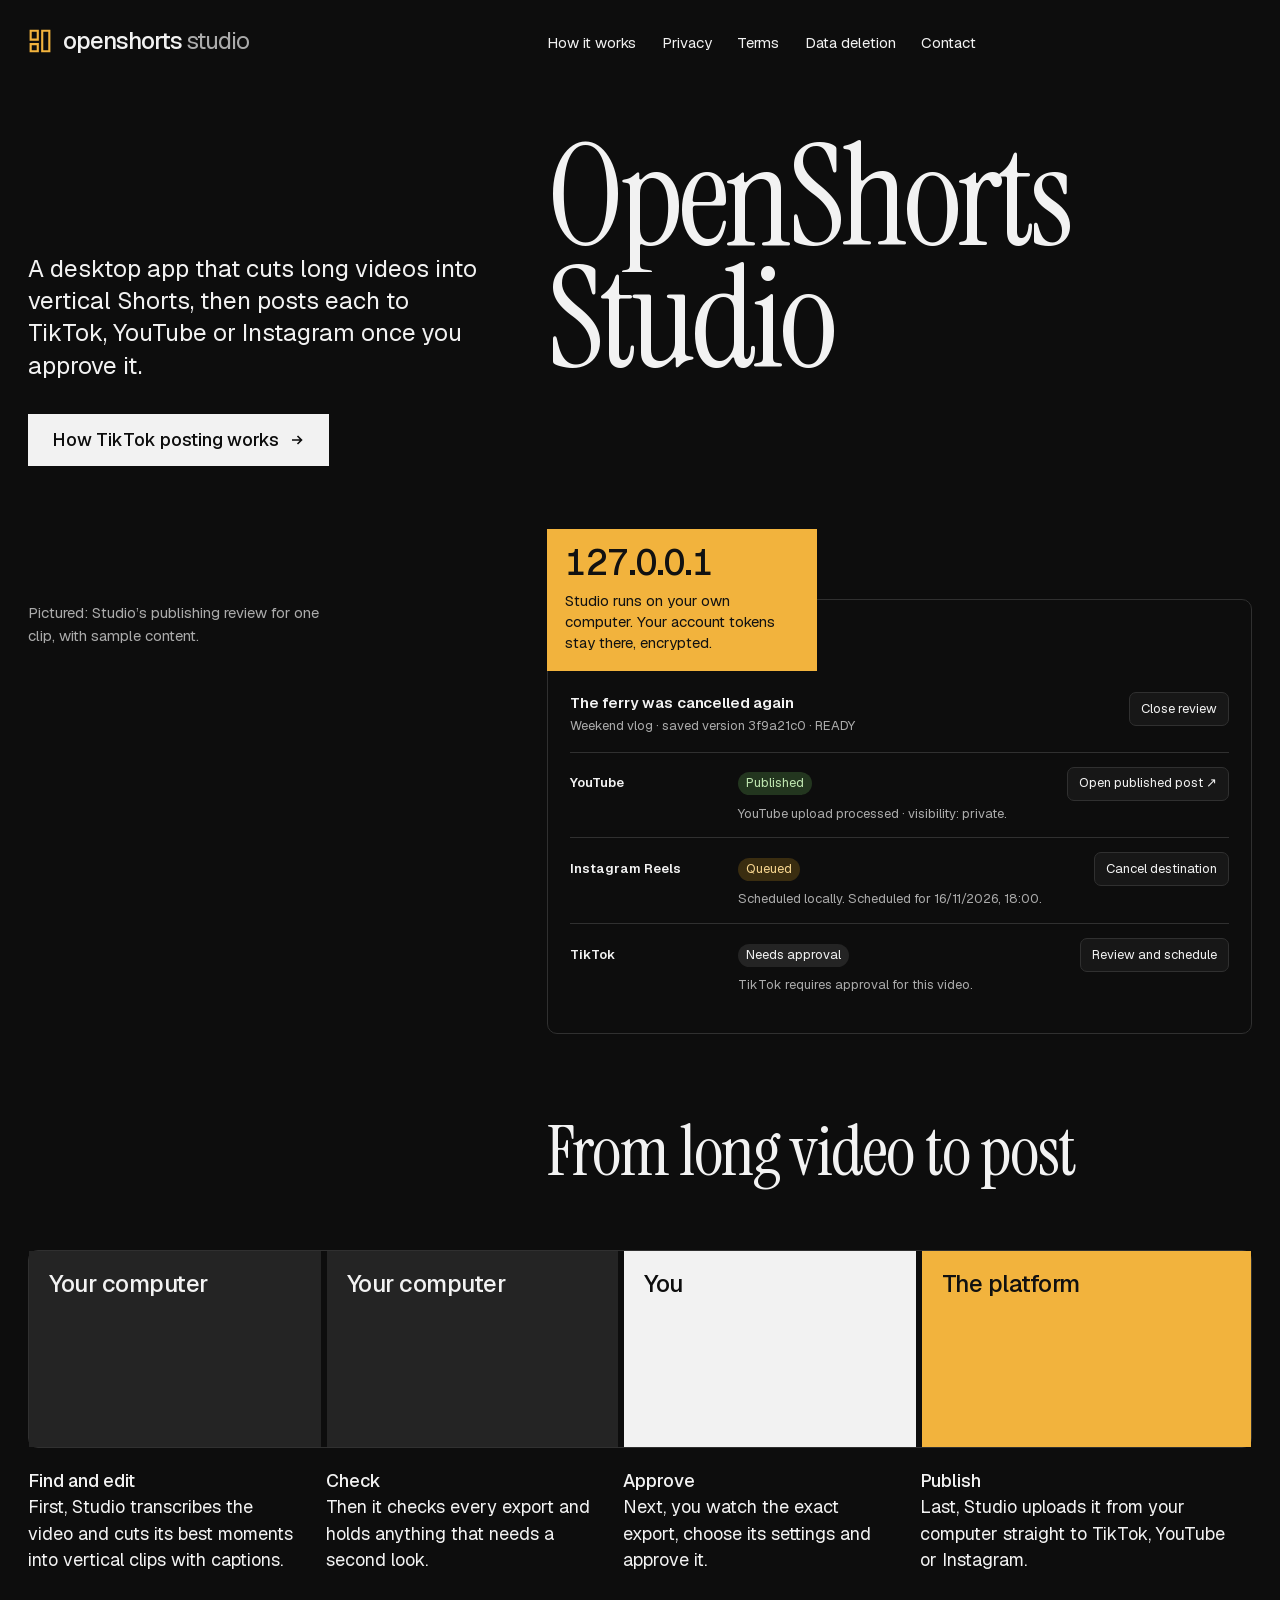
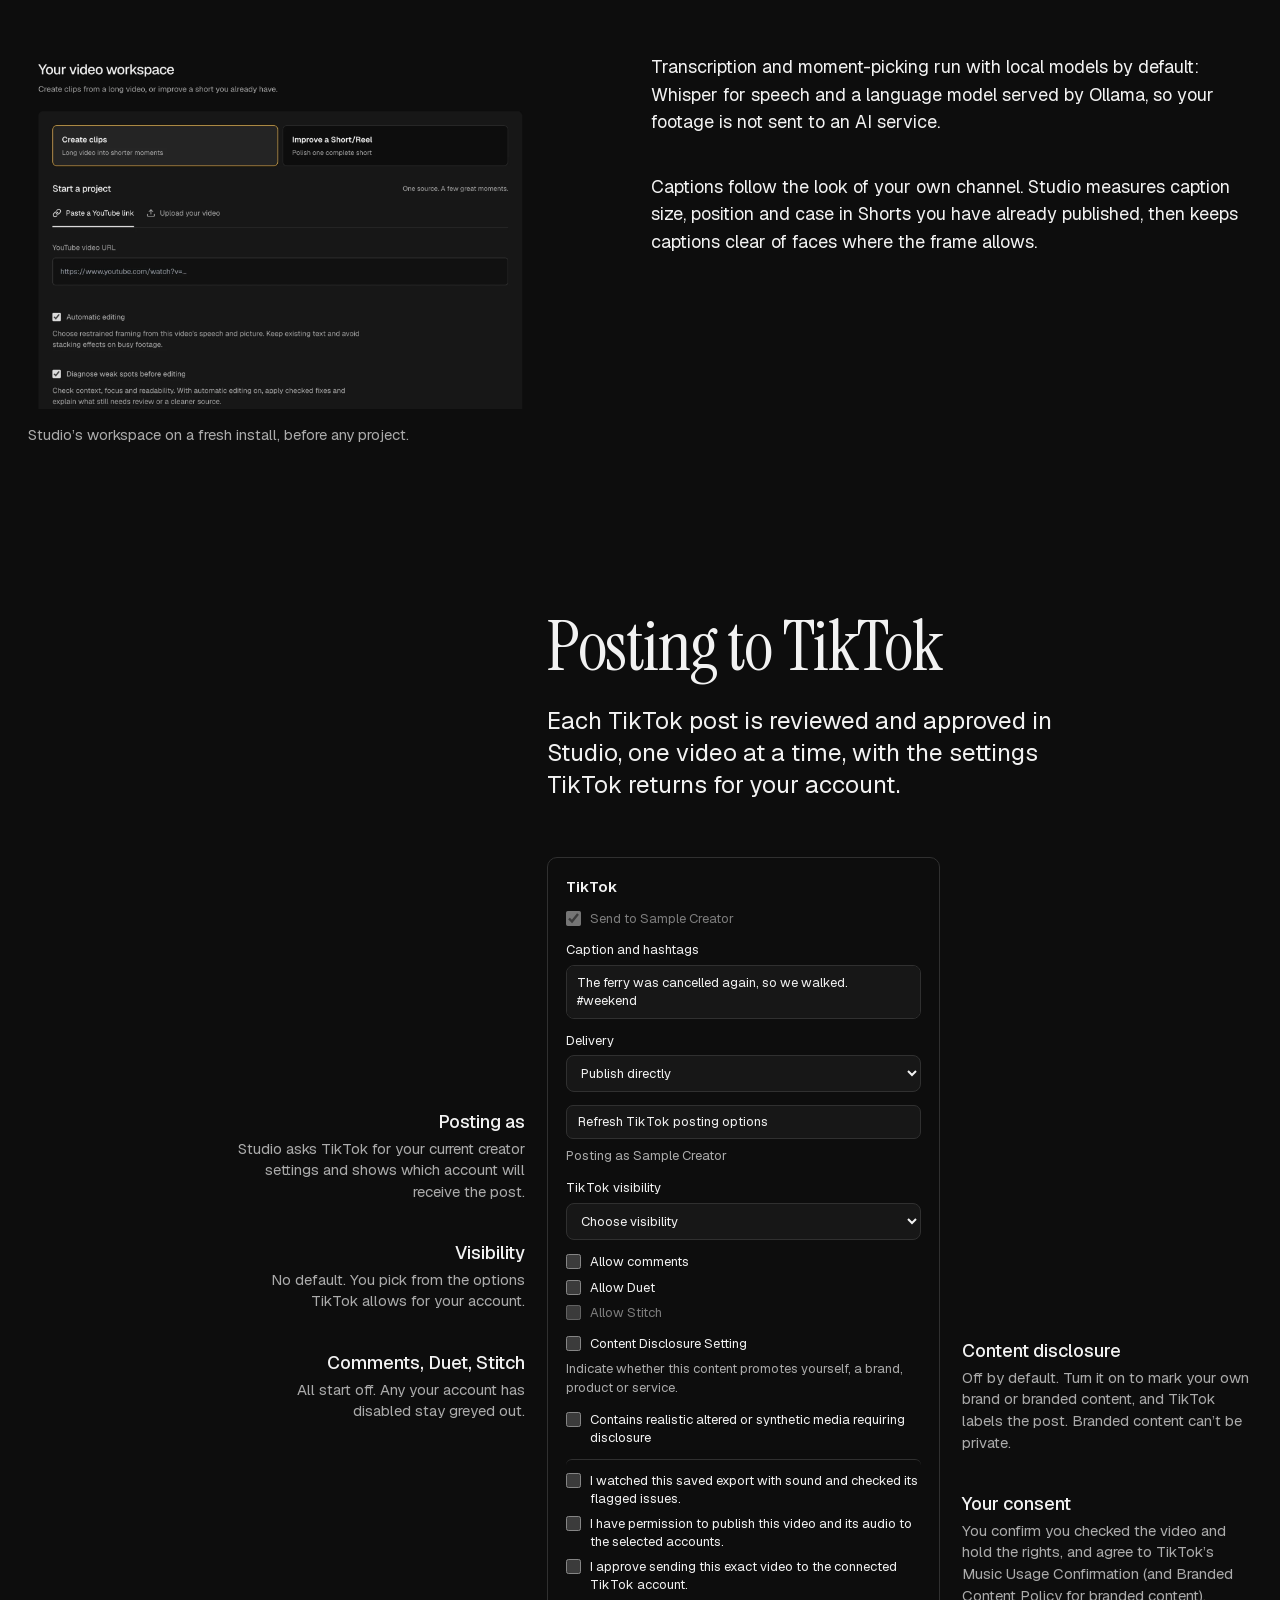
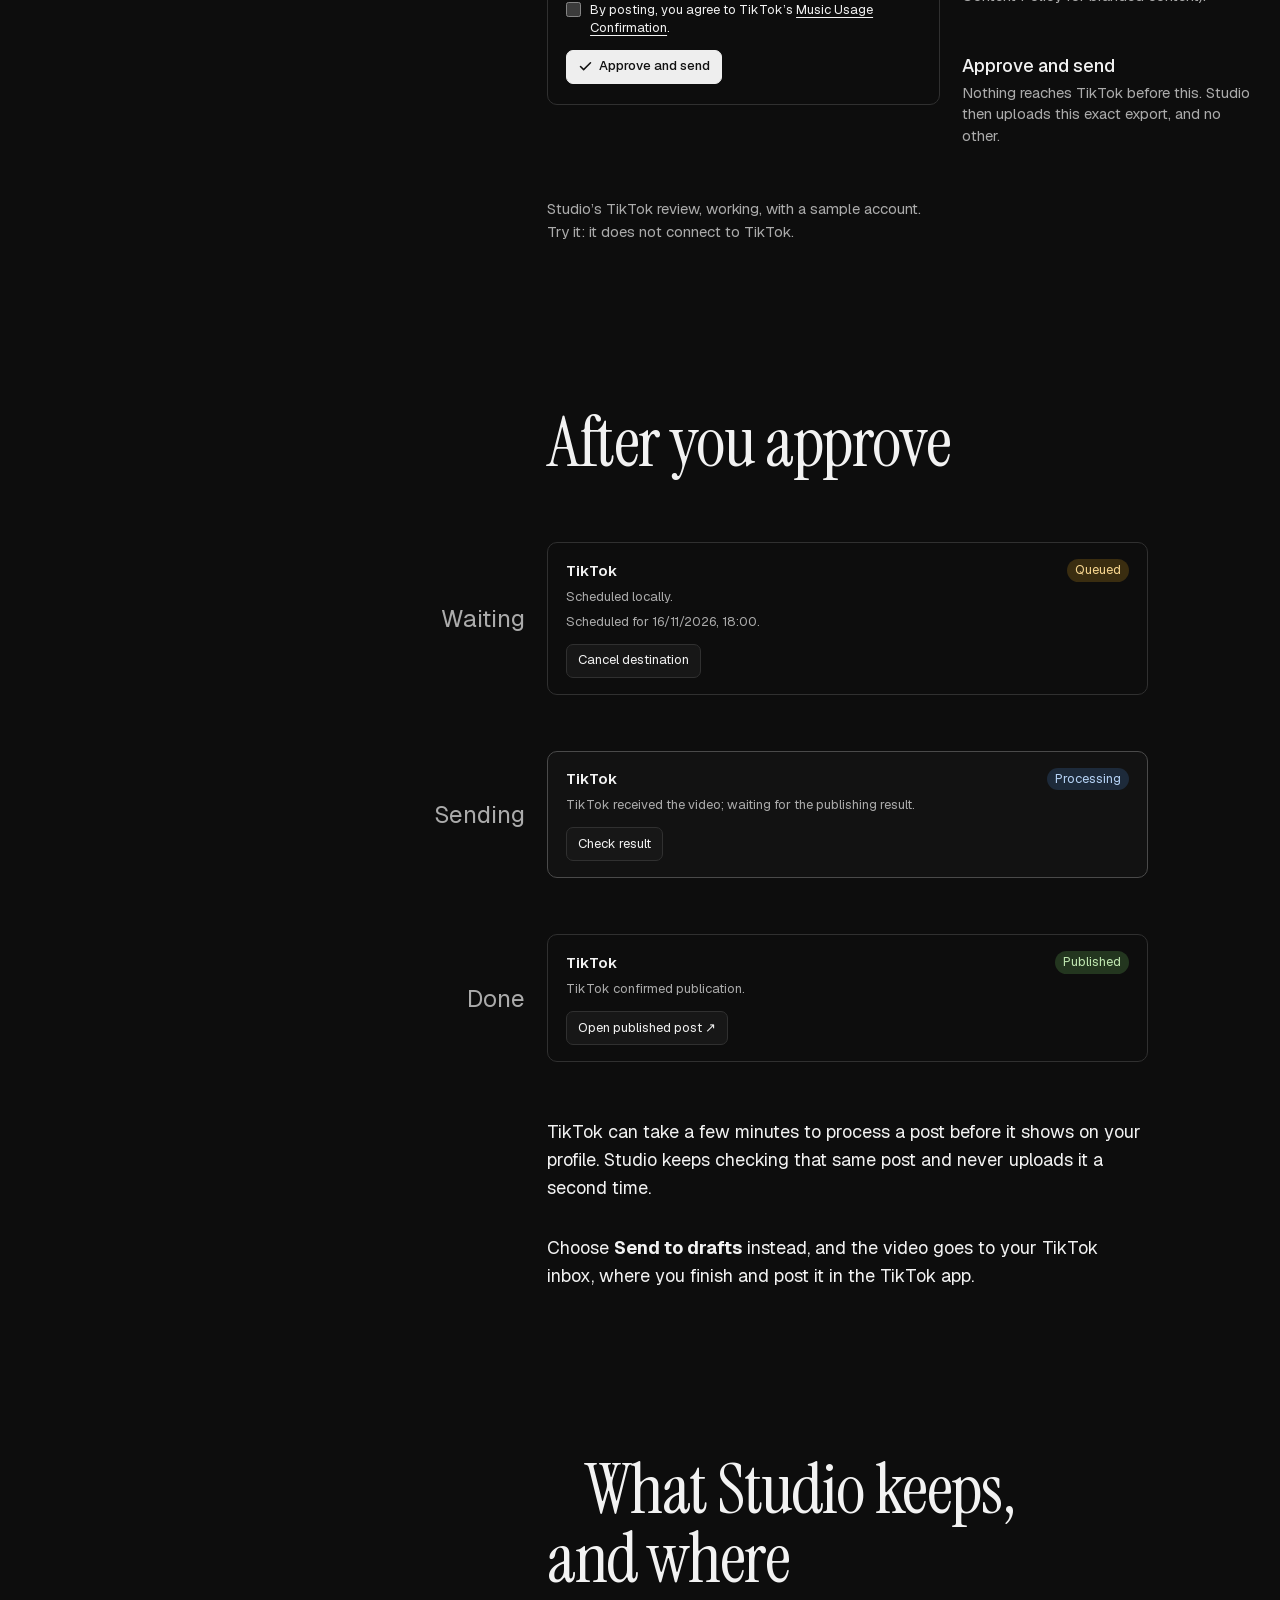
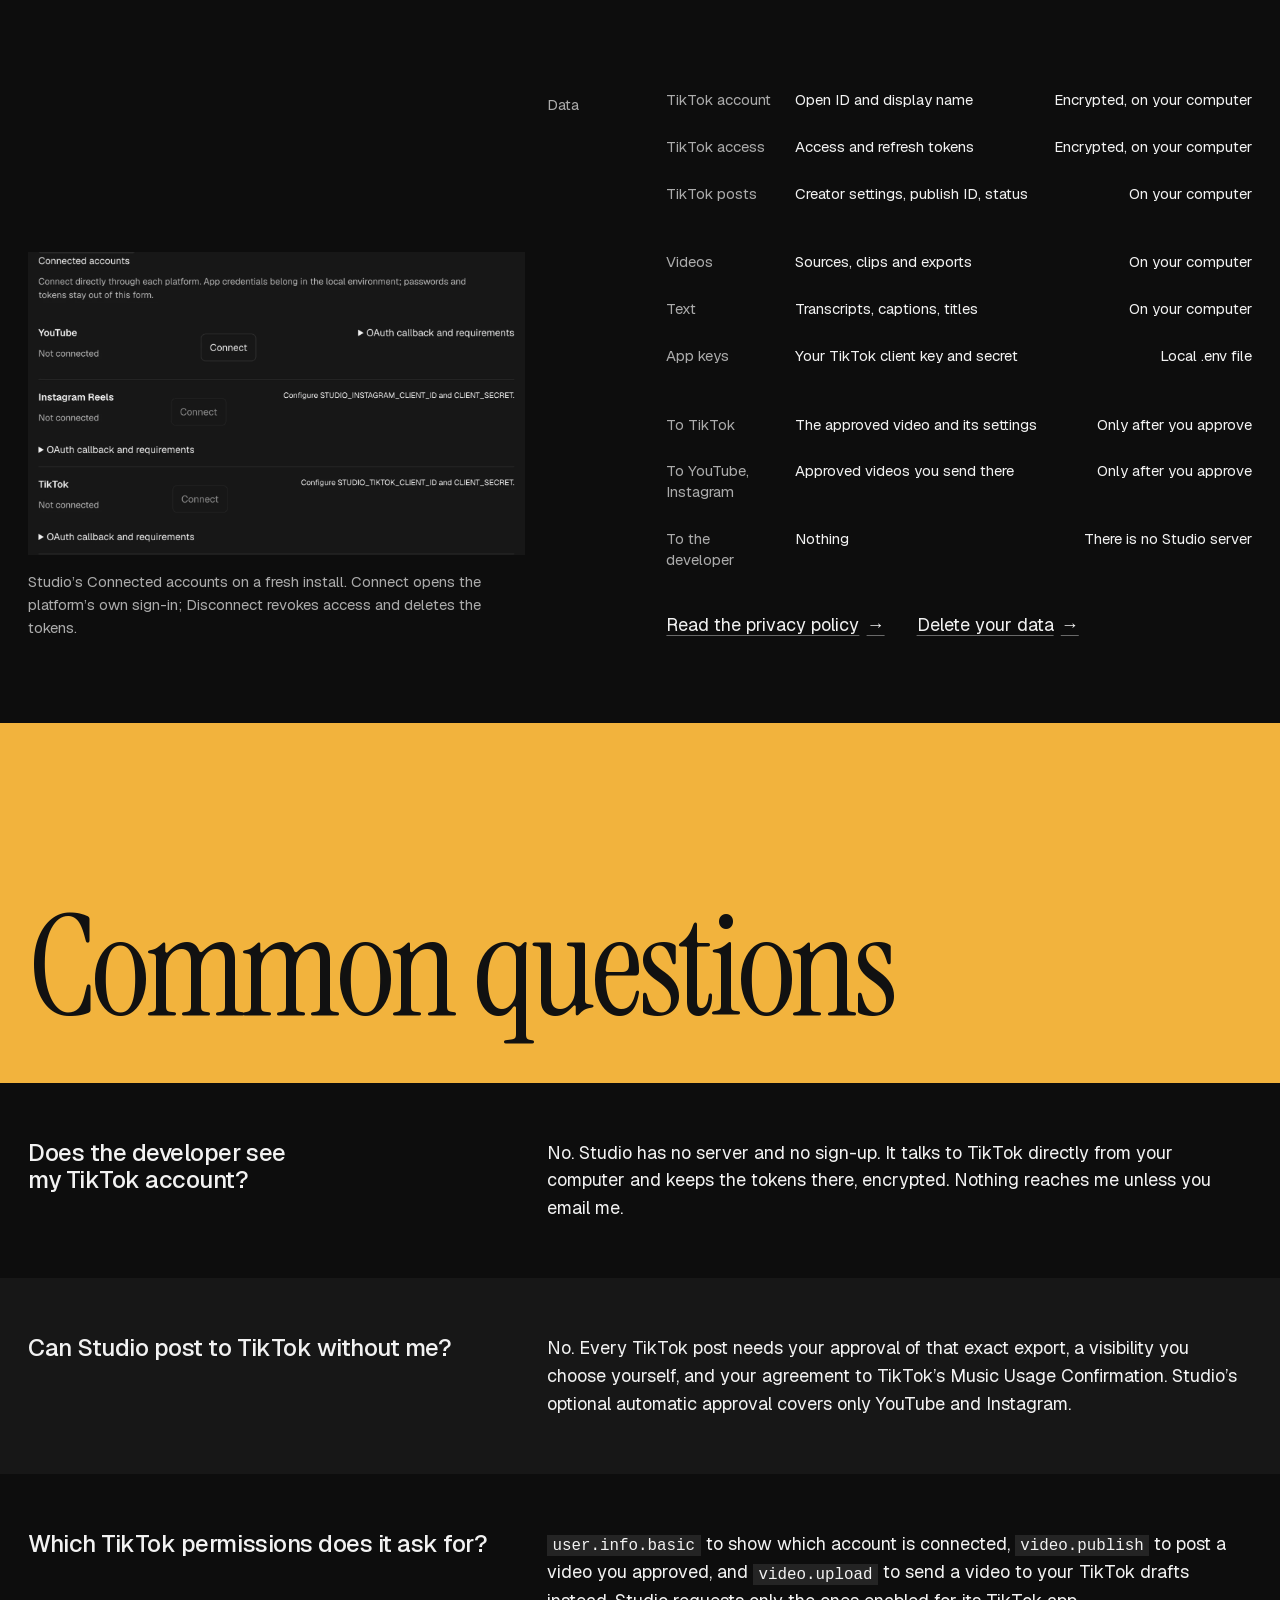
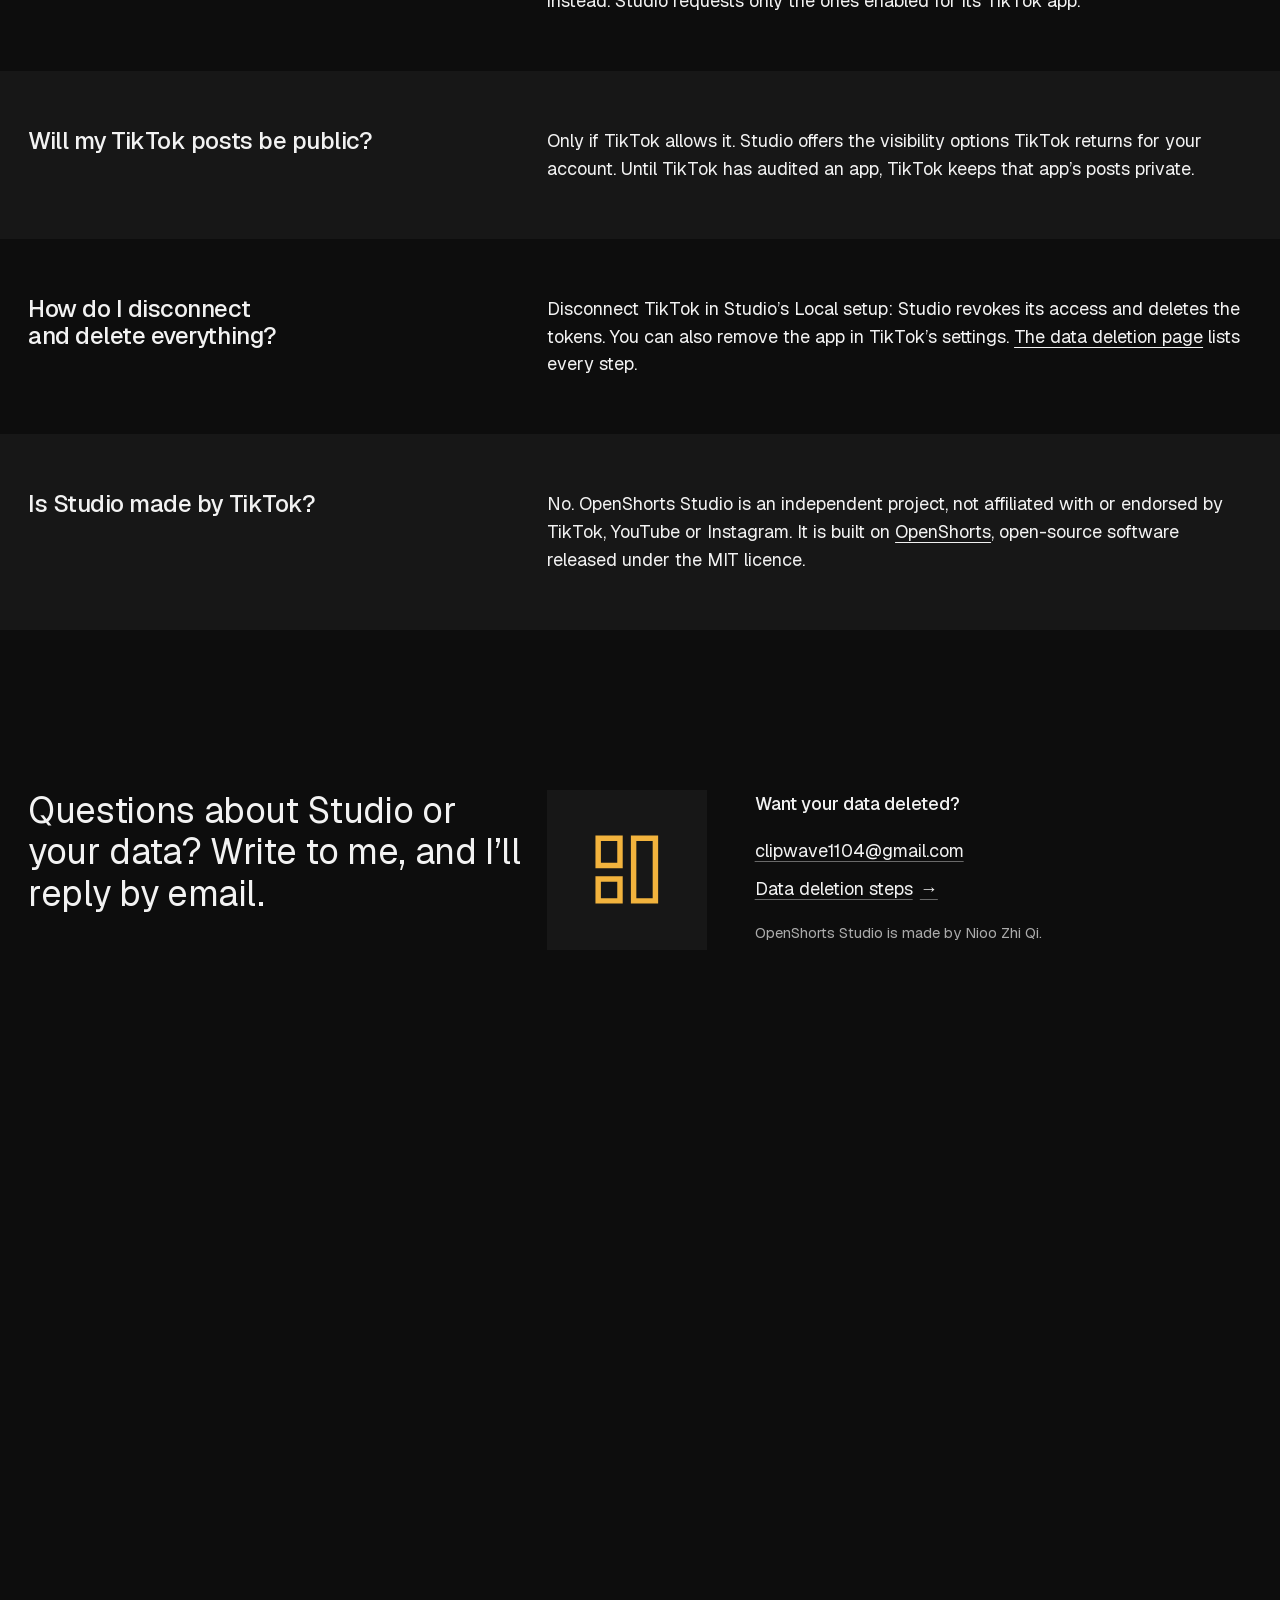
<file: index.html>
<!doctype html>
<html lang="en">
<head>
  <meta charset="utf-8">
  <meta name="viewport" content="width=device-width, initial-scale=1">
  <title>OpenShorts Studio</title>
  <meta name="description" content="OpenShorts Studio is a desktop app that cuts long videos into vertical Shorts and posts each one to TikTok, YouTube or Instagram only after you approve it.">
  <link rel="canonical" href="https://zzzzzz02166.github.io/openshorts-studio-site/">
  <meta property="og:title" content="OpenShorts Studio">
  <meta property="og:description" content="Cut long videos into vertical Shorts on your own computer, and post each one only after you approve it.">
  <meta property="og:type" content="website">
  <meta name="theme-color" content="#0d0d0d">
  <link rel="icon" href="assets/mark.svg" type="image/svg+xml">
  <link rel="preload" href="assets/fonts/instrument-serif-400-latin.woff2" as="font" type="font/woff2" crossorigin>
  <link rel="preload" href="assets/fonts/geist-latin.woff2" as="font" type="font/woff2" crossorigin>
  <link rel="stylesheet" href="assets/site.css">
  <script>document.documentElement.classList.add('js')</script>
</head>
<body>
<a class="skip" href="#main">Skip to content</a>
<div class="page">
  <header class="hero">
    <div class="grid bar">
      <a class="wordmark" href="./" aria-label="OpenShorts Studio, home">
        <svg viewBox="0 0 27 29" fill="none" aria-hidden="true"><path d="M3 3h8v10H3zM16 3h8v23h-8zM3 18h8v8H3z" stroke="currentColor" stroke-width="2.4"/></svg>
        <span>openshorts <span>studio</span></span>
      </a>
      <nav class="nav" aria-label="Main">
        <a href="#how">How it works</a>
        <a href="privacy.html">Privacy</a>
        <a href="terms.html">Terms</a>
        <a href="data-deletion.html">Data deletion</a>
        <a href="contact.html">Contact</a>
      </nav>
    </div>
    <div class="grid hero-grid">
      <div class="hero-head">
        <h1 class="display lines"><span class="line"><span data-line style="--i:0">OpenShorts</span></span><span class="line"><span data-line style="--i:1">Studio</span></span></h1>
      </div>
      <div class="hero-talk">
        <p data-rise style="--i:0">A desktop app that cuts long videos into vertical Shorts, then posts each to TikTok, YouTube or Instagram once you approve it.</p>
        <a class="button" href="#tiktok" data-rise style="--i:1">How TikTok posting works <svg width="16" height="16" viewBox="0 0 16 16" aria-hidden="true"><path d="M3 8h9M8.5 4l4 4-4 4" fill="none" stroke="currentColor" stroke-width="1.6"/></svg></a>
      </div>
      <figure class="hero-figure" aria-labelledby="hero-cap">
        <div class="hero-tag" data-rise style="--i:2">
          <strong>127.0.0.1</strong>
          <span>Studio runs on your own computer. Your account tokens stay there, encrypted.</span>
        </div>
        <article class="ui-publish" data-ui data-drift aria-label="Studio publishing review, sample clip">
          <div class="ui-publish-top">
            <div>
              <h3>The ferry was cancelled again</h3>
              <p class="ui-muted">Weekend vlog · saved version 3f9a21c0 · READY</p>
            </div>
            <span class="ui-btn" aria-hidden="true">Close review</span>
          </div>
          <ul class="ui-targets">
            <li><strong>YouTube</strong><span><span class="ui-status is-done">Published</span></span><span class="ui-btn" aria-hidden="true">Open published post ↗</span><p class="ui-msg ui-muted">YouTube upload processed · visibility: private.</p></li>
            <li><strong>Instagram Reels</strong><span><span class="ui-status is-wait">Queued</span></span><span class="ui-btn" aria-hidden="true">Cancel destination</span><p class="ui-msg ui-muted">Scheduled locally. Scheduled for 16/11/2026, 18:00.</p></li>
            <li><strong>TikTok</strong><span><span class="ui-status">Needs approval</span></span><span class="ui-btn" aria-hidden="true">Review and schedule</span><p class="ui-msg ui-muted">TikTok requires approval for this video.</p></li>
          </ul>
        </article>
      </figure>
      <p class="hero-caption" id="hero-cap">Pictured: Studio’s publishing review for one clip, with sample content.</p>
    </div>
  </header>

  <main id="main">
    <section class="section" id="how" aria-labelledby="how-title">
      <div class="grid">
        <h2 class="head on-axis stages-head" id="how-title" data-reveal>From long video to post</h2>
        <div class="stages">
          <div class="stage-bar" data-ui role="img" aria-label="Four stages: two on your computer, one by you, the last at the platform you chose.">
            <div class="stage stage-1" data-reveal style="--d:0"><b>Your computer</b><span class="stage-clause">First, Studio transcribes the video and cuts its best moments into vertical clips with captions.</span></div>
            <div class="stage stage-2" data-reveal style="--d:1"><b>Your computer</b><span class="stage-clause">Then it checks every export and holds anything that needs a second look.</span></div>
            <div class="stage stage-3" data-reveal style="--d:2"><b>You</b><span class="stage-clause">Next, you watch the exact export, choose its settings and approve it.</span></div>
            <div class="stage stage-4" data-reveal style="--d:3"><b>The platform</b><span class="stage-clause">Last, Studio uploads it from your computer straight to TikTok, YouTube or Instagram.</span></div>
          </div>
          <ol class="stage-notes">
            <li data-reveal style="--d:1"><strong>Find and edit</strong>First, Studio transcribes the video and cuts its best moments into vertical clips with captions.</li>
            <li data-reveal style="--d:2"><strong>Check</strong>Then it checks every export and holds anything that needs a second look.</li>
            <li data-reveal style="--d:3"><strong>Approve</strong>Next, you watch the exact export, choose its settings and approve it.</li>
            <li data-reveal style="--d:4"><strong>Publish</strong>Last, Studio uploads it from your computer straight to TikTok, YouTube or Instagram.</li>
          </ol>
        </div>
        <figure class="how-figure" data-reveal>
          <a href="assets/studio-workspace.webp"><img src="assets/studio-workspace.webp" width="1600" height="1146" loading="lazy" alt="Studio’s workspace: Create clips from a long video, with options for automatic editing and for diagnosing weak spots before editing."></a>
          <figcaption>Studio’s workspace on a fresh install, before any project.</figcaption>
        </figure>
        <div class="stages-after">
          <p data-reveal style="--d:1">Transcription and moment-picking run with local models by default: Whisper for speech and a language model served by Ollama, so your footage is not sent to an AI service.</p>
          <p data-reveal style="--d:2">Captions follow the look of your own channel. Studio measures caption size, position and case in Shorts you have already published, then keeps captions clear of faces where the frame allows.</p>
        </div>
      </div>
    </section>

    <section class="section" id="tiktok" aria-labelledby="tiktok-title">
      <div class="grid">
        <div class="on-axis">
          <h2 class="head" id="tiktok-title" data-reveal>Posting to TikTok</h2>
          <p class="lead panel-intro" data-reveal style="--d:1">Each TikTok post is reviewed and approved in Studio, one video at a time, with the settings TikTok returns for your account.</p>
        </div>
        <div class="panel-wrap">
          <div class="notes notes-left">
            <button type="button" class="note" data-note="account" style="top:100px"><b>Posting as</b><span>Studio asks TikTok for your current creator settings and shows which account will receive the post.</span></button>
            <button type="button" class="note" data-note="privacy" style="top:230px"><b>Visibility</b><span>No default. You pick from the options TikTok allows for your account.</span></button>
            <button type="button" class="note" data-note="interactions" style="top:360px"><b>Comments, Duet, Stitch</b><span>All start off. Any your account has disabled stay greyed out.</span></button>
          </div>
          <div class="panel-slot" data-reveal style="--d:1">
            <form class="ui-tiktok" data-ui id="tt-demo" novalidate aria-label="Studio’s TikTok review, sample account">
              <div class="ui-legend">TikTok</div>
              <label class="ui-check"><input type="checkbox" checked disabled> Send to Sample Creator</label>
              <label>Caption and hashtags<textarea maxlength="2200" rows="2">The ferry was cancelled again, so we walked. #weekend</textarea></label>
              <label>Delivery<select id="tt-mode"><option value="draft">Send to drafts · finish in TikTok</option><option value="direct" selected>Publish directly</option></select></label>
              <p class="ui-muted" id="tt-draft" hidden>Open TikTok after delivery to add the final caption, cover or sounds and publish.</p>
              <div class="ui-group" data-part="account" data-direct>
                <button type="button" class="ui-btn" id="tt-refresh">Refresh TikTok posting options</button>
                <p class="ui-muted" id="tt-who">Posting as Sample Creator</p>
              </div>
              <label data-part="privacy" data-direct>TikTok visibility<select id="tt-privacy" required>
                <option value="">Choose visibility</option>
                <option value="PUBLIC_TO_EVERYONE">public to everyone</option>
                <option value="MUTUAL_FOLLOW_FRIENDS">mutual follow friends</option>
                <option value="FOLLOWER_OF_CREATOR">follower of creator</option>
                <option value="SELF_ONLY">self only</option>
              </select></label>
              <div class="ui-group" data-part="interactions" data-direct>
                <label class="ui-check"><input type="checkbox" name="comment"> Allow comments</label>
                <label class="ui-check"><input type="checkbox" name="duet"> Allow Duet</label>
                <label class="ui-check"><input type="checkbox" name="stitch" disabled> Allow Stitch</label>
              </div>
              <div class="ui-group" data-part="commercial" data-direct>
                <label class="ui-check"><input type="checkbox" id="tt-disclose"> Content Disclosure Setting</label>
                <p class="ui-muted">Indicate whether this content promotes yourself, a brand, product or service.</p>
                <div class="ui-group" id="tt-kinds" hidden>
                  <label class="ui-check"><input type="checkbox" id="tt-brand"> <span><strong>Your brand</strong> · You are promoting yourself or your own business. This content will be classified as Brand Organic.</span></label>
                  <label class="ui-check"><input type="checkbox" id="tt-branded"> <span><strong>Branded content</strong> · You are promoting another brand or a third party. This content will be classified as Branded Content.</span></label>
                  <p class="ui-muted" id="tt-private-note" hidden>Branded content visibility cannot be set to private. Choose another visibility to mark branded content.</p>
                  <p id="tt-label"></p>
                </div>
              </div>
              <label class="ui-check"><input type="checkbox"> Contains realistic altered or synthetic media requiring disclosure</label>
              <div class="ui-group ui-group-rule" data-part="consent">
                <label class="ui-check"><input type="checkbox" required> I watched this saved export with sound and checked its flagged issues.</label>
                <label class="ui-check"><input type="checkbox" required> I have permission to publish this video and its audio to the selected accounts.</label>
                <label class="ui-check"><input type="checkbox" required> I approve sending this exact video to the connected TikTok account.</label>
                <label class="ui-check" id="tt-music" data-direct><input type="checkbox" required> <span>By posting, you agree to TikTok’s <span id="tt-bc" hidden><a href="https://www.tiktok.com/legal/page/global/bc-policy/en" target="_blank" rel="noreferrer">Branded Content Policy</a> and </span><a href="https://www.tiktok.com/legal/page/global/music-usage-confirmation/en" target="_blank" rel="noreferrer">Music Usage Confirmation</a>.</span></label>
              </div>
              <div data-part="approve">
                <button class="ui-btn ui-primary" type="submit" id="tt-approve"><svg width="15" height="15" viewBox="0 0 24 24" aria-hidden="true"><path d="M20 6 9 17l-5-5" fill="none" stroke="currentColor" stroke-width="2.4" stroke-linecap="round" stroke-linejoin="round"/></svg>Approve and send</button>
                <p id="tt-result" role="status" aria-live="polite"></p>
              </div>
            </form>
          </div>
          <div class="notes notes-right">
            <button type="button" class="note" data-note="commercial" style="top:470px"><b>Content disclosure</b><span>Off by default. Turn it on to mark your own brand or branded content, and TikTok labels the post. Branded content can’t be private.</span></button>
            <button type="button" class="note" data-note="consent" style="top:620px"><b>Your consent</b><span>You confirm you checked the video and hold the rights, and agree to TikTok’s Music Usage Confirmation (and Branded Content Policy for branded content).</span></button>
            <button type="button" class="note" data-note="approve" style="top:770px"><b>Approve and send</b><span>Nothing reaches TikTok before this. Studio then uploads this exact export, and no other.</span></button>
          </div>
        </div>
        <p class="panel-caption">Studio’s TikTok review, working, with a sample account. Try it: it does not connect to TikTok.</p>
      </div>
    </section>

    <section class="section" id="after" aria-labelledby="after-title">
      <div class="grid">
        <h2 class="head on-axis" id="after-title" data-reveal>After you approve</h2>
        <div class="states">
          <div class="state">
            <p data-reveal>Waiting</p>
            <article class="ui-row" data-ui data-reveal style="--d:1" aria-label="TikTok destination, queued">
              <div class="ui-row-top"><strong>TikTok</strong><span class="ui-status is-wait">Queued</span></div>
              <p class="ui-muted">Scheduled locally.</p>
              <p class="ui-muted">Scheduled for 16/11/2026, 18:00.</p>
              <div class="ui-row-actions"><span class="ui-btn" aria-hidden="true">Cancel destination</span></div>
            </article>
          </div>
          <div class="state">
            <p data-reveal>Sending</p>
            <article class="ui-row is-hover" data-ui data-reveal style="--d:1" id="row-live" aria-label="TikTok destination, processing">
              <div class="ui-row-top"><strong>TikTok</strong><span class="ui-status is-sending" data-swap="status">Processing</span></div>
              <p class="ui-muted" data-swap="msg">TikTok received the video; waiting for the publishing result.</p>
              <div class="ui-row-actions" data-swap="actions"><button type="button" class="ui-btn" id="row-check">Check result</button></div>
            </article>
          </div>
          <div class="state">
            <p data-reveal>Done</p>
            <article class="ui-row" data-ui data-reveal style="--d:1" aria-label="TikTok destination, published">
              <div class="ui-row-top"><strong>TikTok</strong><span class="ui-status is-done">Published</span></div>
              <p class="ui-muted">TikTok confirmed publication.</p>
              <div class="ui-row-actions"><span class="ui-btn" aria-hidden="true">Open published post ↗</span></div>
            </article>
          </div>
        </div>
        <div class="states-after">
          <p data-reveal>TikTok can take a few minutes to process a post before it shows on your profile. Studio keeps checking that same post and never uploads it a second time.</p>
          <p data-reveal style="--d:1">Choose <strong>Send to drafts</strong> instead, and the video goes to your TikTok inbox, where you finish and post it in the TikTok app.</p>
        </div>
      </div>
    </section>

    <section class="section" id="data" aria-labelledby="data-title">
      <div class="grid">
        <h2 class="head data-head" id="data-title" data-reveal><span class="indent">What Studio keeps,</span> and where</h2>
        <div class="data-body">
          <figure class="data-figure" data-reveal style="--d:1">
            <a href="assets/studio-connected-accounts.webp"><img src="assets/studio-connected-accounts.webp" width="1400" height="855" loading="lazy" alt="Studio’s Connected accounts on a fresh install: YouTube, Instagram Reels and TikTok, each not connected, with a Connect button and a note to configure the app’s client ID and secret in the local environment."></a>
            <figcaption>Studio’s Connected accounts on a fresh install. Connect opens the platform’s own sign-in; Disconnect revokes access and deletes the tokens.</figcaption>
          </figure>
          <div class="data-table-wrap" data-reveal style="--d:2">
            <p class="data-label" aria-hidden="true">Data</p>
            <div>
              <table class="data-table">
                <caption class="sr-only">What Studio stores, where, and who receives it</caption>
                <tbody>
                  <tr><th scope="row">TikTok account</th><td>Open ID and display name</td><td>Encrypted, on your computer</td></tr>
                  <tr><th scope="row">TikTok access</th><td>Access and refresh tokens</td><td>Encrypted, on your computer</td></tr>
                  <tr><th scope="row">TikTok posts</th><td>Creator settings, publish ID, status</td><td>On your computer</td></tr>
                  <tr class="group"><th scope="row">Videos</th><td>Sources, clips and exports</td><td>On your computer</td></tr>
                  <tr><th scope="row">Text</th><td>Transcripts, captions, titles</td><td>On your computer</td></tr>
                  <tr><th scope="row">App keys</th><td>Your TikTok client key and secret</td><td>Local .env file</td></tr>
                  <tr class="group"><th scope="row">To TikTok</th><td>The approved video and its settings</td><td>Only after you approve</td></tr>
                  <tr><th scope="row">To YouTube, Instagram</th><td>Approved videos you send there</td><td>Only after you approve</td></tr>
                  <tr><th scope="row">To the developer</th><td>Nothing</td><td>There is no Studio server</td></tr>
                </tbody>
              </table>
              <p class="data-links"><a class="arrow-link" href="privacy.html">Read the privacy policy <span aria-hidden="true">→</span></a><a class="arrow-link" href="data-deletion.html">Delete your data <span aria-hidden="true">→</span></a></p>
            </div>
          </div>
        </div>
      </div>
    </section>

    <section id="questions" aria-labelledby="faq-title">
      <div class="grid faq-title"><h2 id="faq-title" data-reveal>Common questions</h2></div>
      <div class="qa grid">
        <h3 data-reveal>Does the developer see my TikTok account?</h3>
        <div data-reveal style="--d:1"><p>No. Studio has no server and no sign-up. It talks to TikTok directly from your computer and keeps the tokens there, encrypted. Nothing reaches me unless you email me.</p></div>
      </div>
      <div class="qa grid">
        <h3 data-reveal>Can Studio post to TikTok without me?</h3>
        <div data-reveal style="--d:1"><p>No. Every TikTok post needs your approval of that exact export, a visibility you choose yourself, and your agreement to TikTok’s Music Usage Confirmation. Studio’s optional automatic approval covers only YouTube and Instagram.</p></div>
      </div>
      <div class="qa grid">
        <h3 data-reveal>Which TikTok permissions does it ask for?</h3>
        <div data-reveal style="--d:1"><p><code>user.info.basic</code> to show which account is connected, <code>video.publish</code> to post a video you approved, and <code>video.upload</code> to send a video to your TikTok drafts instead. Studio requests only the ones enabled for its TikTok app.</p></div>
      </div>
      <div class="qa grid">
        <h3 data-reveal>Will my TikTok posts be public?</h3>
        <div data-reveal style="--d:1"><p>Only if TikTok allows it. Studio offers the visibility options TikTok returns for your account. Until TikTok has audited an app, TikTok keeps that app’s posts private.</p></div>
      </div>
      <div class="qa grid">
        <h3 data-reveal>How do I disconnect and delete everything?</h3>
        <div data-reveal style="--d:1"><p>Disconnect TikTok in Studio’s Local setup: Studio revokes its access and deletes the tokens. You can also remove the app in TikTok’s settings. <a href="data-deletion.html">The data deletion page</a> lists every step.</p></div>
      </div>
      <div class="qa grid">
        <h3 data-reveal>Is Studio made by TikTok?</h3>
        <div data-reveal style="--d:1"><p>No. OpenShorts Studio is an independent project, not affiliated with or endorsed by TikTok, YouTube or Instagram. It is built on <a href="https://github.com/mutonby/openshorts">OpenShorts</a>, open-source software released under the MIT licence.</p></div>
      </div>
    </section>

    <section class="grid contact" id="contact" aria-labelledby="contact-title">
      <h2 class="sr-only" id="contact-title">Contact</h2>
      <p class="contact-line" data-reveal>Questions about Studio or your data? Write to me, and I’ll reply by email.</p>
      <div class="contact-mark" data-reveal style="--d:1" aria-hidden="true"><svg viewBox="0 0 27 29" fill="none"><path d="M3 3h8v10H3zM16 3h8v23h-8zM3 18h8v8H3z" stroke="currentColor" stroke-width="2"/></svg></div>
      <div class="contact-links" data-reveal style="--d:2">
        <b>Want your data deleted?</b>
        <a class="arrow-link" href="mailto:clipwave1104@gmail.com">clipwave1104@gmail.com</a>
        <a class="arrow-link" href="data-deletion.html">Data deletion steps <span aria-hidden="true">→</span></a>
        <p class="small">OpenShorts Studio is made by Nioo Zhi Qi.</p>
      </div>
    </section>
  </main>
</div>

<footer class="footer">
  <div class="grid footer-cols">
    <ul class="footer-col">
      <li>Studio</li>
      <li><a href="#how">How it works</a></li>
      <li><a href="#tiktok">Posting to TikTok</a></li>
      <li><a href="#data">Your data</a></li>
      <li><a href="#questions">Questions</a></li>
    </ul>
    <ul class="footer-col">
      <li>Policies</li>
      <li><a href="privacy.html">Privacy policy</a></li>
      <li><a href="terms.html">Terms of service</a></li>
      <li><a href="data-deletion.html">Data deletion</a></li>
    </ul>
    <ul class="footer-col">
      <li>Contact</li>
      <li><a href="mailto:clipwave1104@gmail.com">clipwave1104@gmail.com</a></li>
      <li><a href="contact.html">Contact page</a></li>
    </ul>
    <div class="footer-col">
      <ul class="footer-about"><li>About</li></ul>
      <p>Built on OpenShorts, open-source software under the MIT licence. Not affiliated with or endorsed by TikTok, YouTube or Instagram.</p>
    </div>
  </div>
  <div></div>
  <div>
    <div class="footer-word" aria-hidden="true">
      <svg class="word-one" viewBox="0 0 1000 118"><text x="0" y="88" textLength="1000" lengthAdjust="spacing" font-family="Geist, Arial, sans-serif" font-weight="500" font-size="117" letter-spacing="-5" fill="currentColor">openshorts studio</text></svg>
      <svg class="word-two" viewBox="0 0 1000 380"><text x="0" y="150" textLength="1000" lengthAdjust="spacing" font-family="Geist, Arial, sans-serif" font-weight="500" font-size="196" letter-spacing="-8" fill="currentColor">openshorts</text><text x="0" y="345" textLength="560" lengthAdjust="spacing" font-family="Geist, Arial, sans-serif" font-weight="500" font-size="196" letter-spacing="-8" fill="currentColor">studio</text></svg>
    </div>
    <p class="footer-legal">© 2026 Nioo Zhi Qi. TikTok, YouTube and Instagram are trademarks of their respective owners. Fonts: Geist and Instrument Serif, SIL Open Font License.</p>
  </div>
</footer>
<script src="assets/site.js" defer></script>
</body>
</html>
</file>
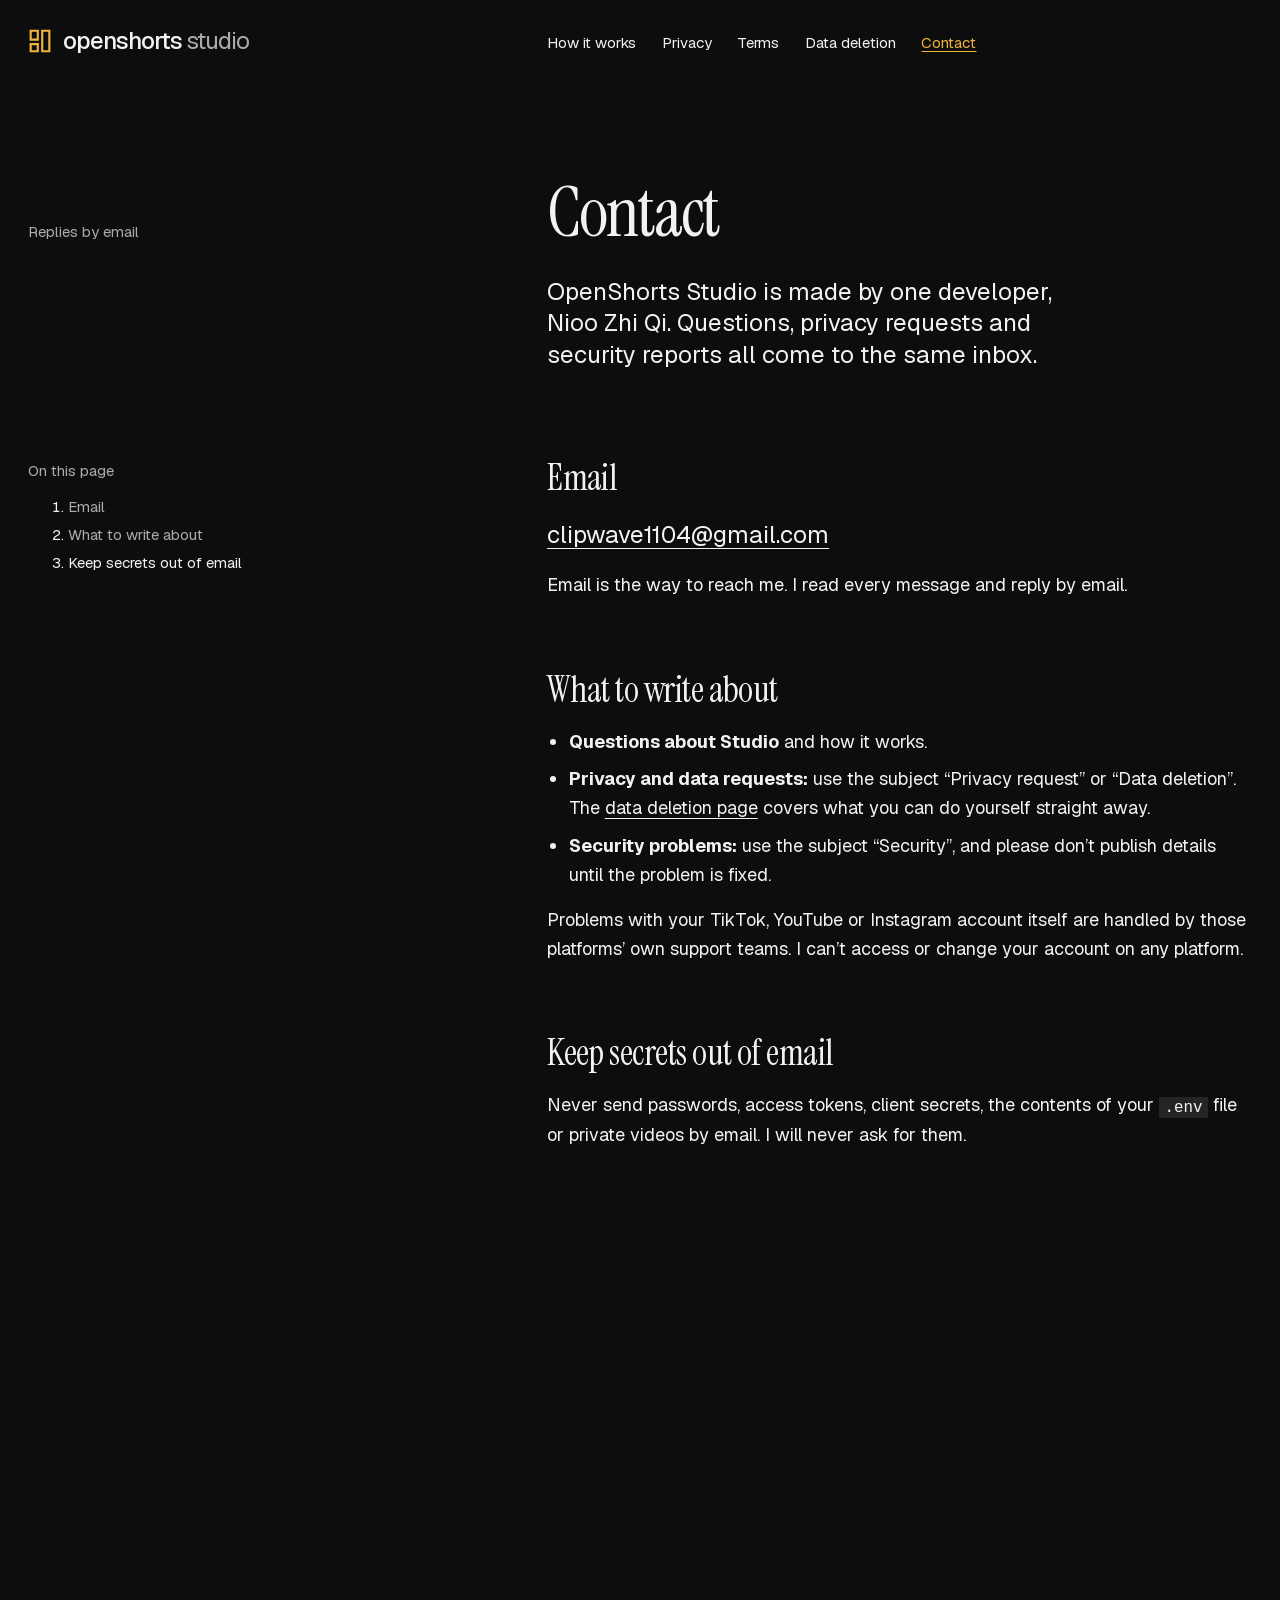
<file: contact.html>
<!doctype html>
<html lang="en">
<head>
  <meta charset="utf-8">
  <meta name="viewport" content="width=device-width, initial-scale=1">
  <title>Contact · OpenShorts Studio</title>
  <meta name="description" content="How to contact the developer of OpenShorts Studio about the app, privacy or data deletion.">
  <link rel="canonical" href="https://zzzzzz02166.github.io/openshorts-studio-site/contact.html">
  <meta name="theme-color" content="#0d0d0d">
  <link rel="icon" href="assets/mark.svg" type="image/svg+xml">
  <link rel="preload" href="assets/fonts/instrument-serif-400-latin.woff2" as="font" type="font/woff2" crossorigin>
  <link rel="preload" href="assets/fonts/geist-latin.woff2" as="font" type="font/woff2" crossorigin>
  <link rel="stylesheet" href="assets/site.css">
  <script>document.documentElement.classList.add('js')</script>
</head>
<body>
<a class="skip" href="#main">Skip to content</a>
<div class="page">
  <header class="grid bar">
    <a class="wordmark" href="./" aria-label="OpenShorts Studio, home">
      <svg viewBox="0 0 27 29" fill="none" aria-hidden="true"><path d="M3 3h8v10H3zM16 3h8v23h-8zM3 18h8v8H3z" stroke="currentColor" stroke-width="2.4"/></svg>
      <span>openshorts <span>studio</span></span>
    </a>
    <nav class="nav" aria-label="Main">
      <a href="./#how">How it works</a>
      <a href="privacy.html">Privacy</a>
      <a href="terms.html">Terms</a>
      <a href="data-deletion.html">Data deletion</a>
      <a href="contact.html" aria-current="page">Contact</a>
    </nav>
  </header>

  <main id="main">
    <div class="grid doc-head">
      <h1 data-reveal>Contact</h1>
      <p class="standfirst" data-reveal style="--d:1">OpenShorts Studio is made by one developer, Nioo Zhi Qi. Questions, privacy requests and security reports all come to the same inbox.</p>
      <p class="doc-meta" data-reveal style="--d:2">Replies by email</p>
    </div>

    <div class="grid doc-body">
      <nav class="doc-aside" aria-label="On this page">
        <p>On this page</p>
        <ol>
          <li><a href="#email">Email</a></li>
          <li><a href="#topics">What to write about</a></li>
          <li><a href="#safe">Keep secrets out of email</a></li>
        </ol>
      </nav>
      <div class="doc-text">
        <section id="email">
          <h2>Email</h2>
          <p><a class="email-big" href="mailto:clipwave1104@gmail.com">clipwave1104@gmail.com</a></p>
          <p>Email is the way to reach me. I read every message and reply by email.</p>
        </section>
        <section id="topics">
          <h2>What to write about</h2>
          <ul>
            <li><strong>Questions about Studio</strong> and how it works.</li>
            <li><strong>Privacy and data requests:</strong> use the subject “Privacy request” or “Data deletion”. The <a href="data-deletion.html">data deletion page</a> covers what you can do yourself straight away.</li>
            <li><strong>Security problems:</strong> use the subject “Security”, and please don’t publish details until the problem is fixed.</li>
          </ul>
          <p>Problems with your TikTok, YouTube or Instagram account itself are handled by those platforms’ own support teams. I can’t access or change your account on any platform.</p>
        </section>
        <section id="safe">
          <h2>Keep secrets out of email</h2>
          <p>Never send passwords, access tokens, client secrets, the contents of your <code>.env</code> file or private videos by email. I will never ask for them.</p>
        </section>
      </div>
    </div>
  </main>
</div>

<footer class="footer">
  <div class="grid footer-cols">
    <ul class="footer-col">
      <li>Studio</li>
      <li><a href="./#how">How it works</a></li>
      <li><a href="./#tiktok">Posting to TikTok</a></li>
      <li><a href="./#data">Your data</a></li>
      <li><a href="./#questions">Questions</a></li>
    </ul>
    <ul class="footer-col">
      <li>Policies</li>
      <li><a href="privacy.html">Privacy policy</a></li>
      <li><a href="terms.html">Terms of service</a></li>
      <li><a href="data-deletion.html">Data deletion</a></li>
    </ul>
    <ul class="footer-col">
      <li>Contact</li>
      <li><a href="mailto:clipwave1104@gmail.com">clipwave1104@gmail.com</a></li>
      <li><a href="contact.html">Contact page</a></li>
    </ul>
    <div class="footer-col">
      <ul class="footer-about"><li>About</li></ul>
      <p>Built on OpenShorts, open-source software under the MIT licence. Not affiliated with or endorsed by TikTok, YouTube or Instagram.</p>
    </div>
  </div>
  <div></div>
  <div>
    <div class="footer-word" aria-hidden="true">
      <svg class="word-one" viewBox="0 0 1000 118"><text x="0" y="88" textLength="1000" lengthAdjust="spacing" font-family="Geist, Arial, sans-serif" font-weight="500" font-size="117" letter-spacing="-5" fill="currentColor">openshorts studio</text></svg>
      <svg class="word-two" viewBox="0 0 1000 380"><text x="0" y="150" textLength="1000" lengthAdjust="spacing" font-family="Geist, Arial, sans-serif" font-weight="500" font-size="196" letter-spacing="-8" fill="currentColor">openshorts</text><text x="0" y="345" textLength="560" lengthAdjust="spacing" font-family="Geist, Arial, sans-serif" font-weight="500" font-size="196" letter-spacing="-8" fill="currentColor">studio</text></svg>
    </div>
    <p class="footer-legal">© 2026 Nioo Zhi Qi. TikTok, YouTube and Instagram are trademarks of their respective owners. Fonts: Geist and Instrument Serif, SIL Open Font License.</p>
  </div>
</footer>
<script src="assets/site.js" defer></script>
</body>
</html>
</file>
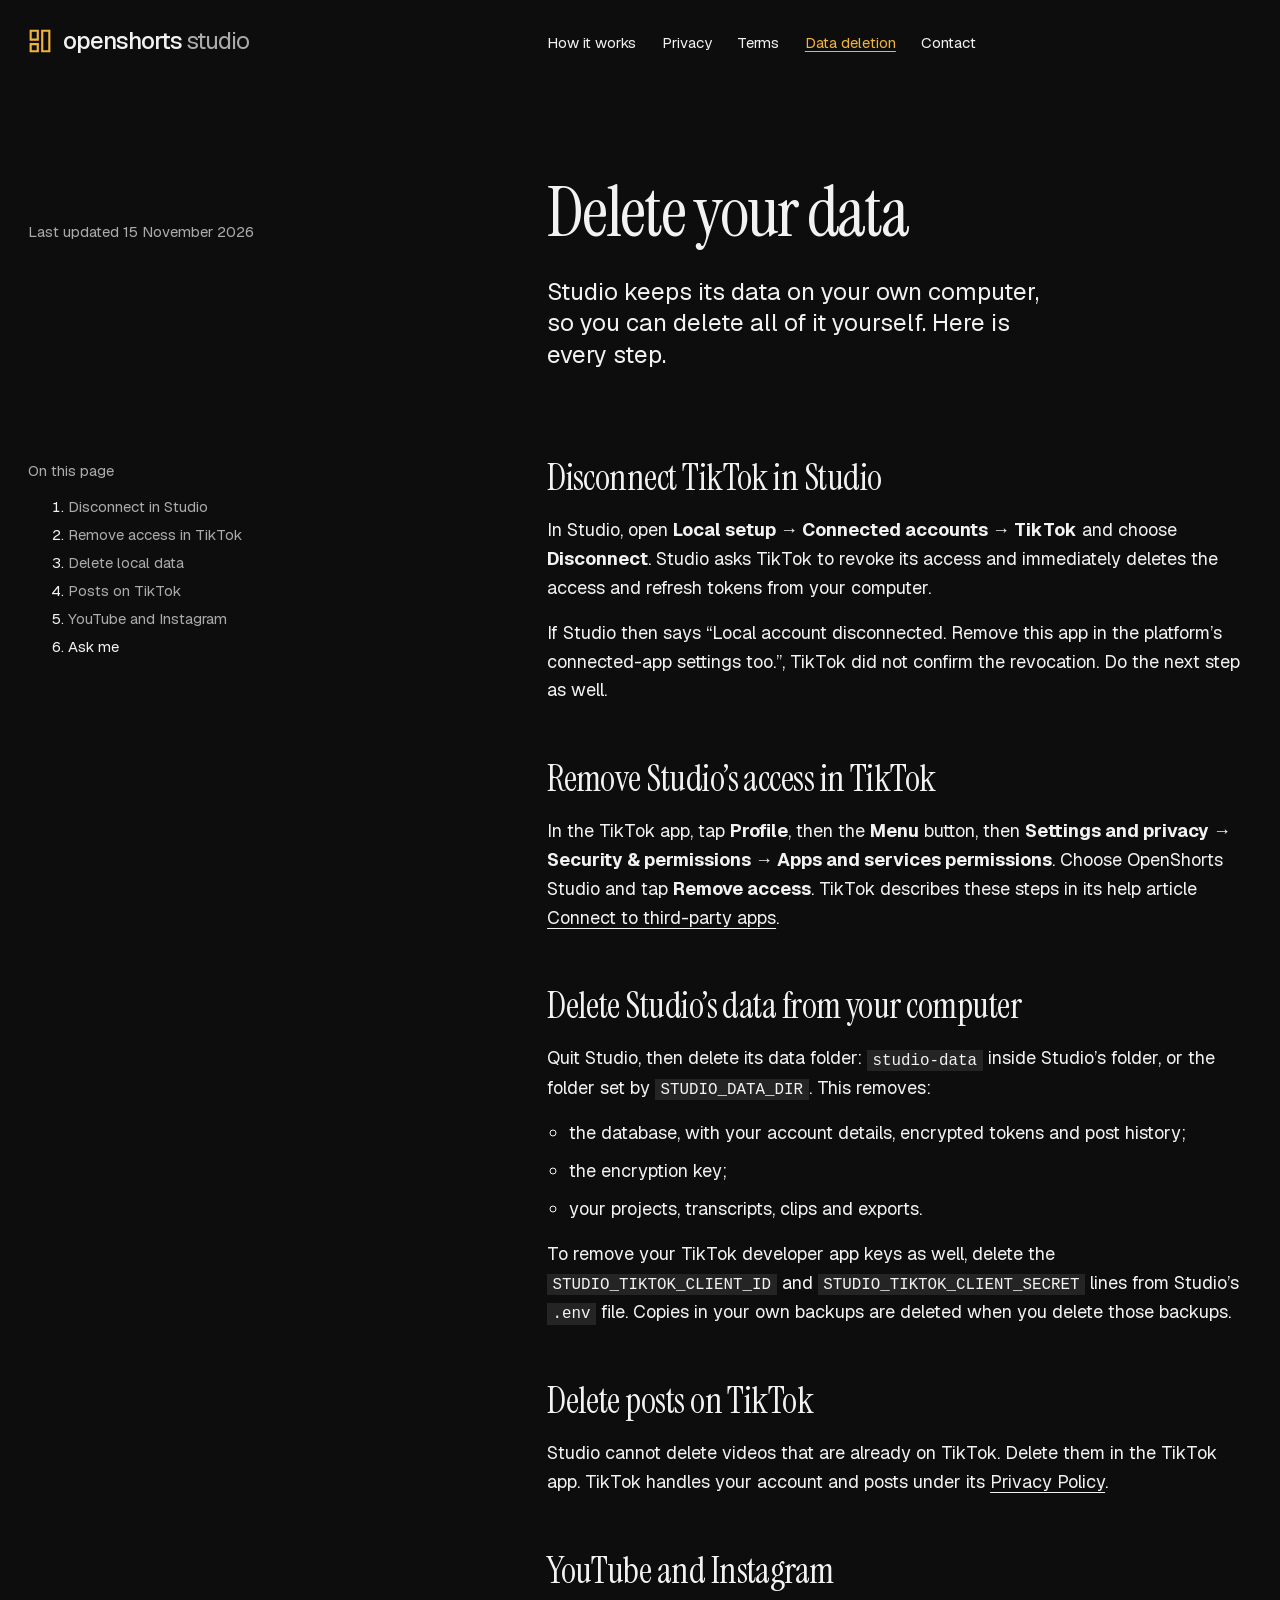
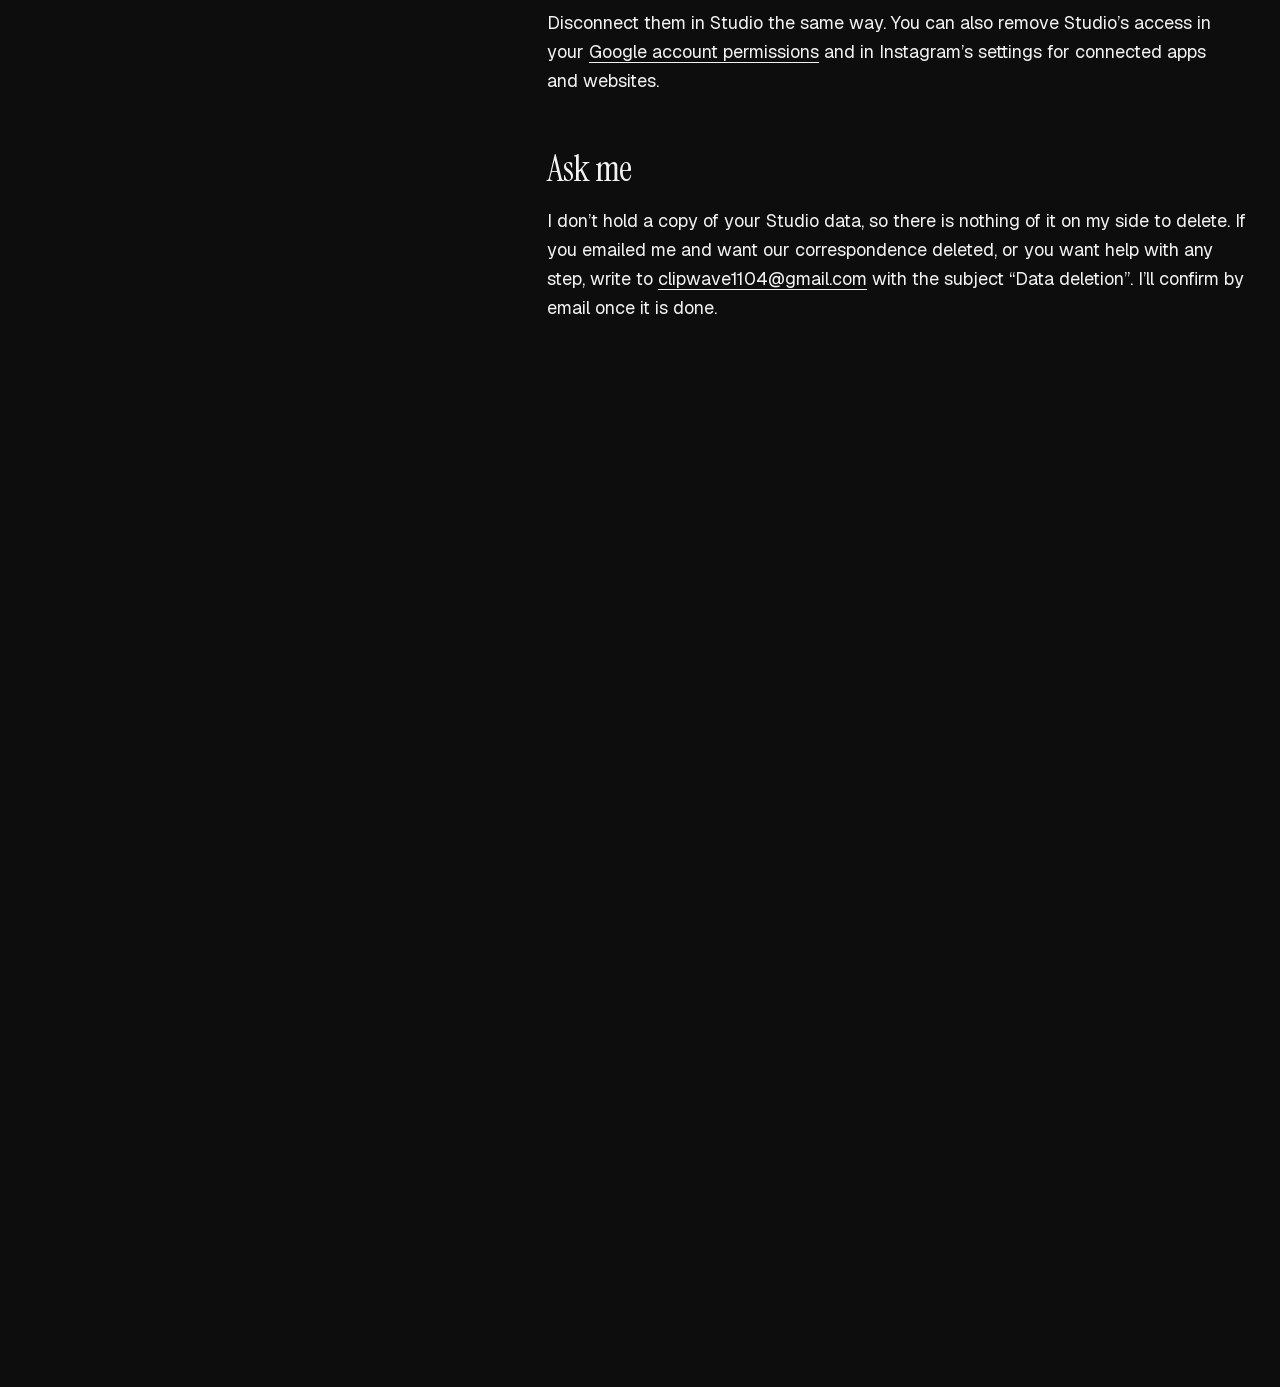
<file: data-deletion.html>
<!doctype html>
<html lang="en">
<head>
  <meta charset="utf-8">
  <meta name="viewport" content="width=device-width, initial-scale=1">
  <title>Data Deletion · OpenShorts Studio</title>
  <meta name="description" content="How to disconnect TikTok from OpenShorts Studio, revoke its access and delete everything Studio stored.">
  <link rel="canonical" href="https://zzzzzz02166.github.io/openshorts-studio-site/data-deletion.html">
  <meta name="theme-color" content="#0d0d0d">
  <link rel="icon" href="assets/mark.svg" type="image/svg+xml">
  <link rel="preload" href="assets/fonts/instrument-serif-400-latin.woff2" as="font" type="font/woff2" crossorigin>
  <link rel="preload" href="assets/fonts/geist-latin.woff2" as="font" type="font/woff2" crossorigin>
  <link rel="stylesheet" href="assets/site.css">
  <script>document.documentElement.classList.add('js')</script>
</head>
<body>
<a class="skip" href="#main">Skip to content</a>
<div class="page">
  <header class="grid bar">
    <a class="wordmark" href="./" aria-label="OpenShorts Studio, home">
      <svg viewBox="0 0 27 29" fill="none" aria-hidden="true"><path d="M3 3h8v10H3zM16 3h8v23h-8zM3 18h8v8H3z" stroke="currentColor" stroke-width="2.4"/></svg>
      <span>openshorts <span>studio</span></span>
    </a>
    <nav class="nav" aria-label="Main">
      <a href="./#how">How it works</a>
      <a href="privacy.html">Privacy</a>
      <a href="terms.html">Terms</a>
      <a href="data-deletion.html" aria-current="page">Data deletion</a>
      <a href="contact.html">Contact</a>
    </nav>
  </header>

  <main id="main">
    <div class="grid doc-head">
      <h1 data-reveal>Delete your data</h1>
      <p class="standfirst" data-reveal style="--d:1">Studio keeps its data on your own computer, so you can delete all of it yourself. Here is every step.</p>
      <p class="doc-meta" data-reveal style="--d:2">Last updated 15 November 2026</p>
    </div>

    <div class="grid doc-body">
      <nav class="doc-aside" aria-label="On this page">
        <p>On this page</p>
        <ol>
          <li><a href="#disconnect">Disconnect in Studio</a></li>
          <li><a href="#tiktok-app">Remove access in TikTok</a></li>
          <li><a href="#local">Delete local data</a></li>
          <li><a href="#posts">Posts on TikTok</a></li>
          <li><a href="#others">YouTube and Instagram</a></li>
          <li><a href="#ask">Ask me</a></li>
        </ol>
      </nav>
      <div class="doc-text">
        <ol class="steps">
          <li id="disconnect">
            <h2>Disconnect TikTok in Studio</h2>
            <p>In Studio, open <strong>Local setup → Connected accounts → TikTok</strong> and choose <strong>Disconnect</strong>. Studio asks TikTok to revoke its access and immediately deletes the access and refresh tokens from your computer.</p>
            <p>If Studio then says “Local account disconnected. Remove this app in the platform’s connected-app settings too.”, TikTok did not confirm the revocation. Do the next step as well.</p>
          </li>
          <li id="tiktok-app">
            <h2>Remove Studio’s access in TikTok</h2>
            <p>In the TikTok app, tap <strong>Profile</strong>, then the <strong>Menu</strong> button, then <strong>Settings and privacy → Security &amp; permissions → Apps and services permissions</strong>. Choose OpenShorts Studio and tap <strong>Remove access</strong>. TikTok describes these steps in its help article <a href="https://support.tiktok.com/en/safety-hc/account-and-user-safety/connect-to-third-party-apps">Connect to third-party apps</a>.</p>
          </li>
          <li id="local">
            <h2>Delete Studio’s data from your computer</h2>
            <p>Quit Studio, then delete its data folder: <code>studio-data</code> inside Studio’s folder, or the folder set by <code>STUDIO_DATA_DIR</code>. This removes:</p>
            <ul>
              <li>the database, with your account details, encrypted tokens and post history;</li>
              <li>the encryption key;</li>
              <li>your projects, transcripts, clips and exports.</li>
            </ul>
            <p>To remove your TikTok developer app keys as well, delete the <code>STUDIO_TIKTOK_CLIENT_ID</code> and <code>STUDIO_TIKTOK_CLIENT_SECRET</code> lines from Studio’s <code>.env</code> file. Copies in your own backups are deleted when you delete those backups.</p>
          </li>
          <li id="posts">
            <h2>Delete posts on TikTok</h2>
            <p>Studio cannot delete videos that are already on TikTok. Delete them in the TikTok app. TikTok handles your account and posts under its <a href="https://www.tiktok.com/legal/page/global/privacy-policy/en">Privacy Policy</a>.</p>
          </li>
          <li id="others">
            <h2>YouTube and Instagram</h2>
            <p>Disconnect them in Studio the same way. You can also remove Studio’s access in your <a href="https://myaccount.google.com/permissions">Google account permissions</a> and in Instagram’s settings for connected apps and websites.</p>
          </li>
          <li id="ask">
            <h2>Ask me</h2>
            <p>I don’t hold a copy of your Studio data, so there is nothing of it on my side to delete. If you emailed me and want our correspondence deleted, or you want help with any step, write to <a href="mailto:clipwave1104@gmail.com?subject=Data%20deletion">clipwave1104@gmail.com</a> with the subject “Data deletion”. I’ll confirm by email once it is done.</p>
          </li>
        </ol>
      </div>
    </div>
  </main>
</div>

<footer class="footer">
  <div class="grid footer-cols">
    <ul class="footer-col">
      <li>Studio</li>
      <li><a href="./#how">How it works</a></li>
      <li><a href="./#tiktok">Posting to TikTok</a></li>
      <li><a href="./#data">Your data</a></li>
      <li><a href="./#questions">Questions</a></li>
    </ul>
    <ul class="footer-col">
      <li>Policies</li>
      <li><a href="privacy.html">Privacy policy</a></li>
      <li><a href="terms.html">Terms of service</a></li>
      <li><a href="data-deletion.html">Data deletion</a></li>
    </ul>
    <ul class="footer-col">
      <li>Contact</li>
      <li><a href="mailto:clipwave1104@gmail.com">clipwave1104@gmail.com</a></li>
      <li><a href="contact.html">Contact page</a></li>
    </ul>
    <div class="footer-col">
      <ul class="footer-about"><li>About</li></ul>
      <p>Built on OpenShorts, open-source software under the MIT licence. Not affiliated with or endorsed by TikTok, YouTube or Instagram.</p>
    </div>
  </div>
  <div></div>
  <div>
    <div class="footer-word" aria-hidden="true">
      <svg class="word-one" viewBox="0 0 1000 118"><text x="0" y="88" textLength="1000" lengthAdjust="spacing" font-family="Geist, Arial, sans-serif" font-weight="500" font-size="117" letter-spacing="-5" fill="currentColor">openshorts studio</text></svg>
      <svg class="word-two" viewBox="0 0 1000 380"><text x="0" y="150" textLength="1000" lengthAdjust="spacing" font-family="Geist, Arial, sans-serif" font-weight="500" font-size="196" letter-spacing="-8" fill="currentColor">openshorts</text><text x="0" y="345" textLength="560" lengthAdjust="spacing" font-family="Geist, Arial, sans-serif" font-weight="500" font-size="196" letter-spacing="-8" fill="currentColor">studio</text></svg>
    </div>
    <p class="footer-legal">© 2026 Nioo Zhi Qi. TikTok, YouTube and Instagram are trademarks of their respective owners. Fonts: Geist and Instrument Serif, SIL Open Font License.</p>
  </div>
</footer>
<script src="assets/site.js" defer></script>
</body>
</html>
</file>
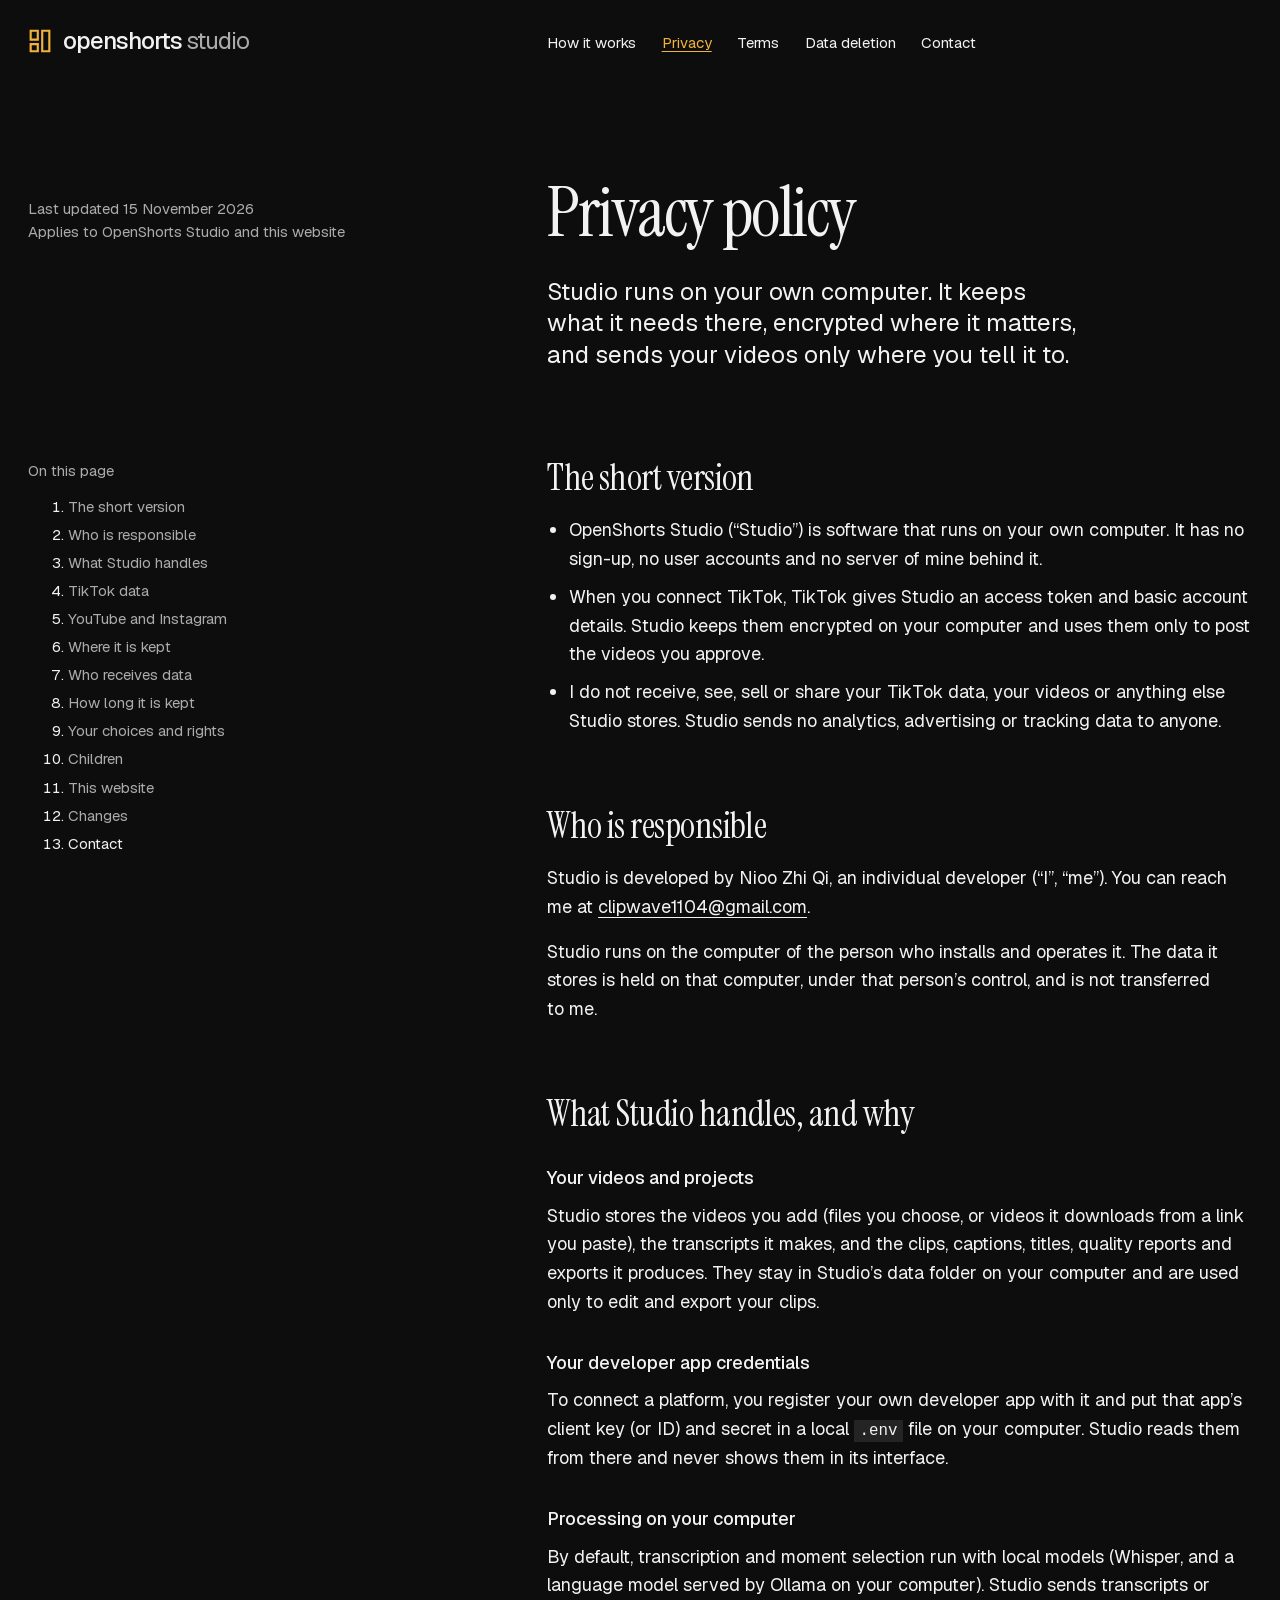
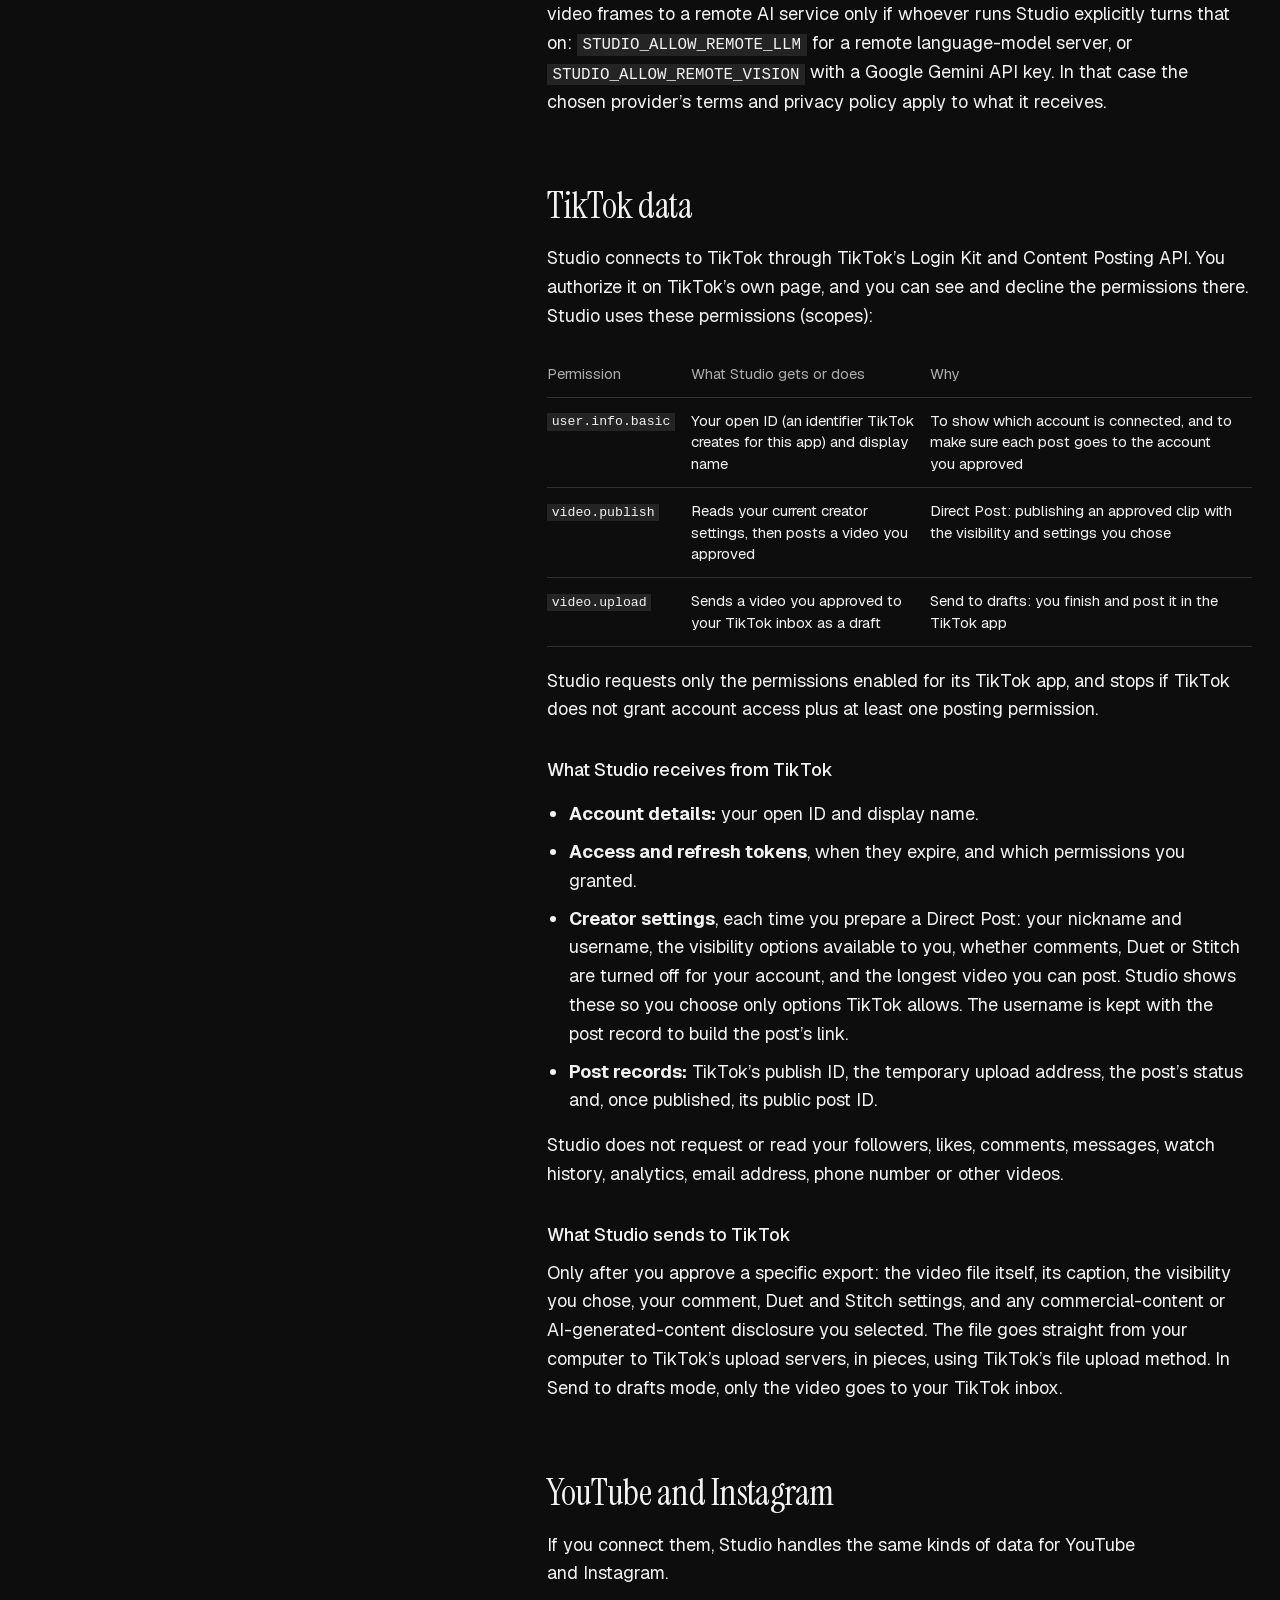
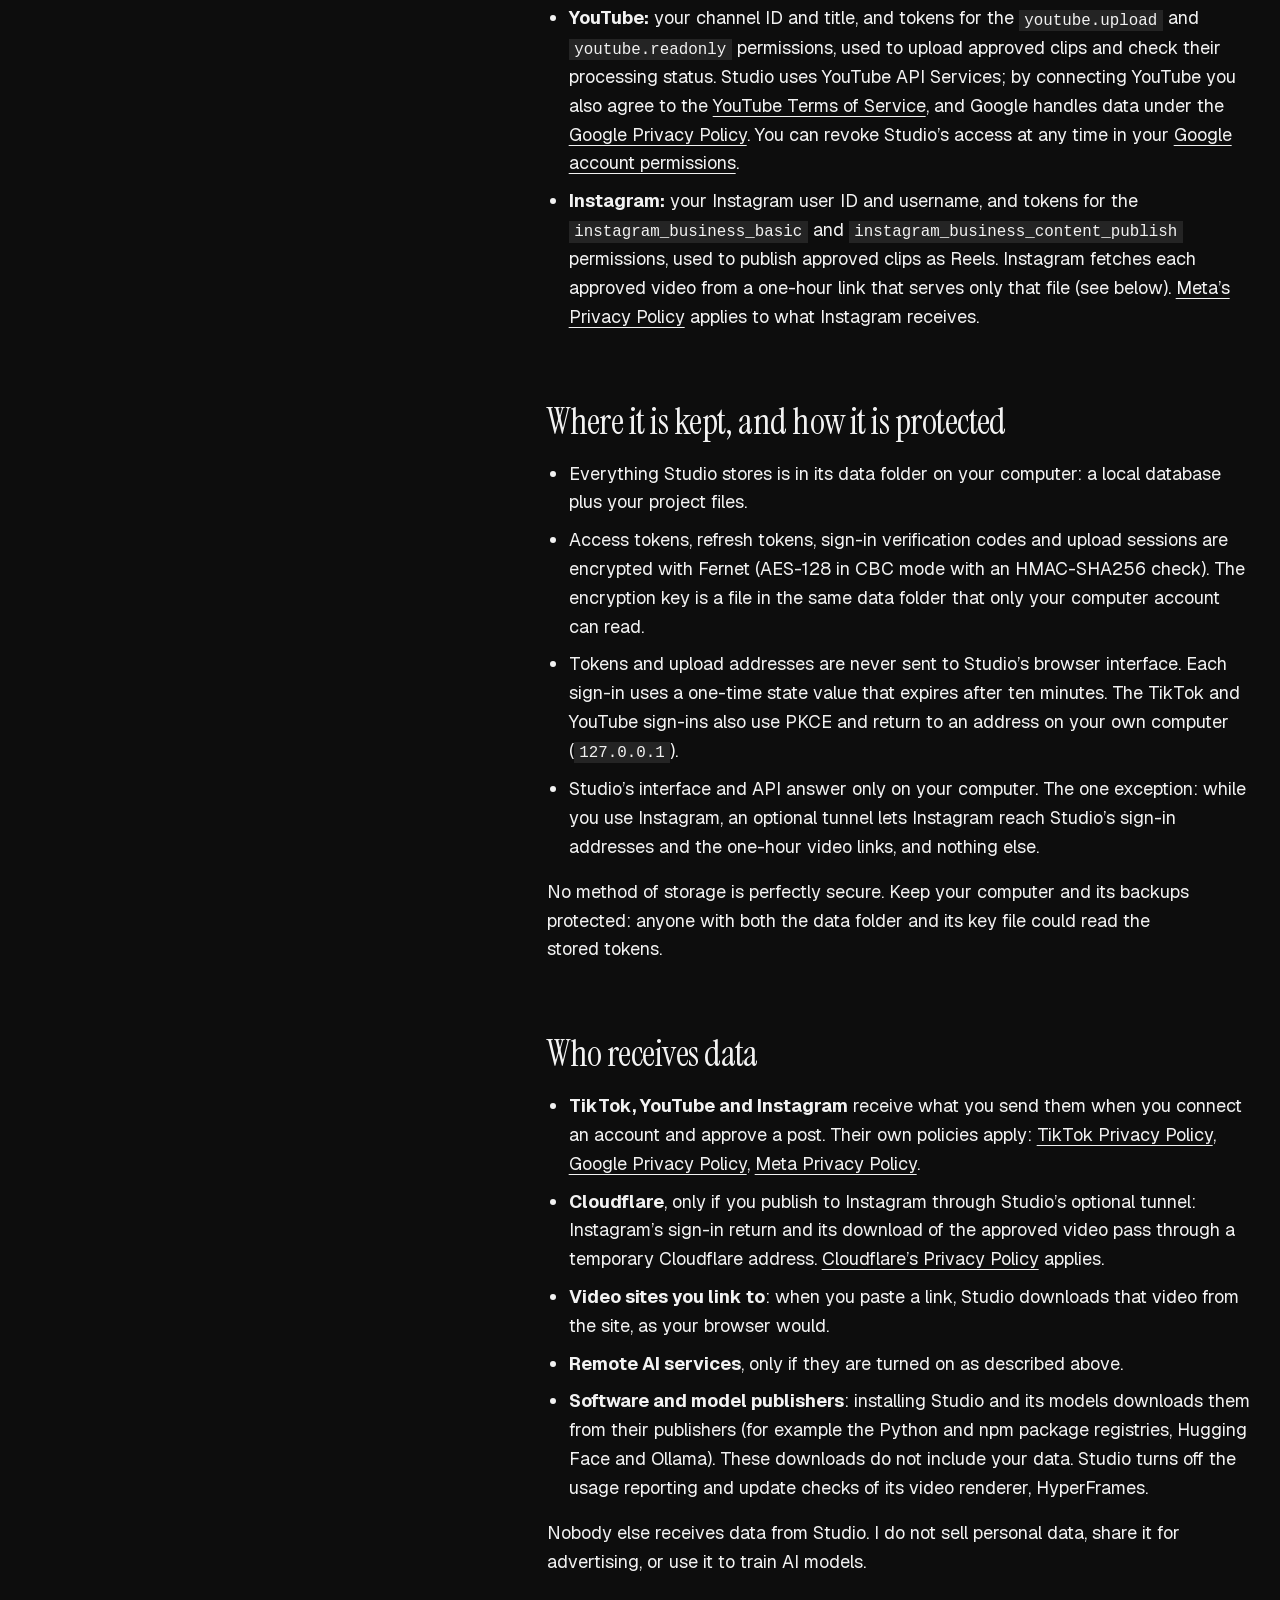
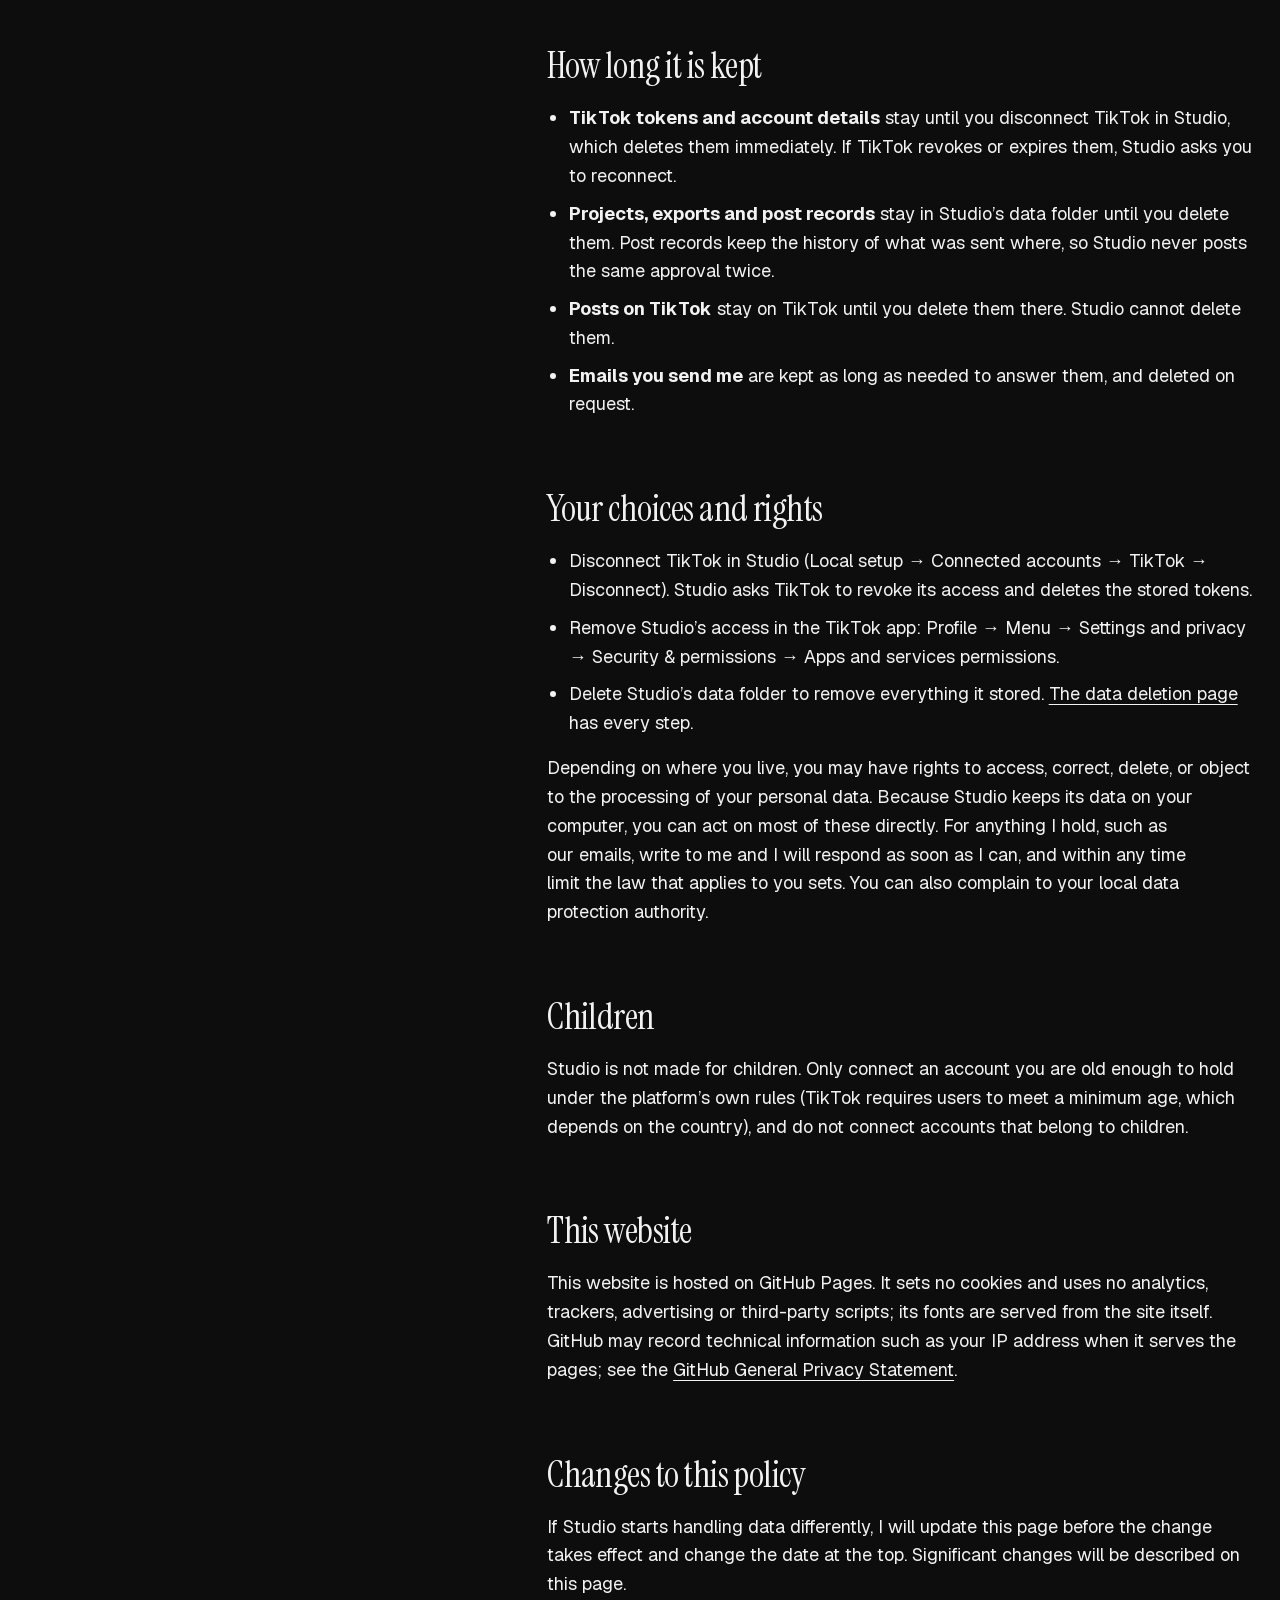
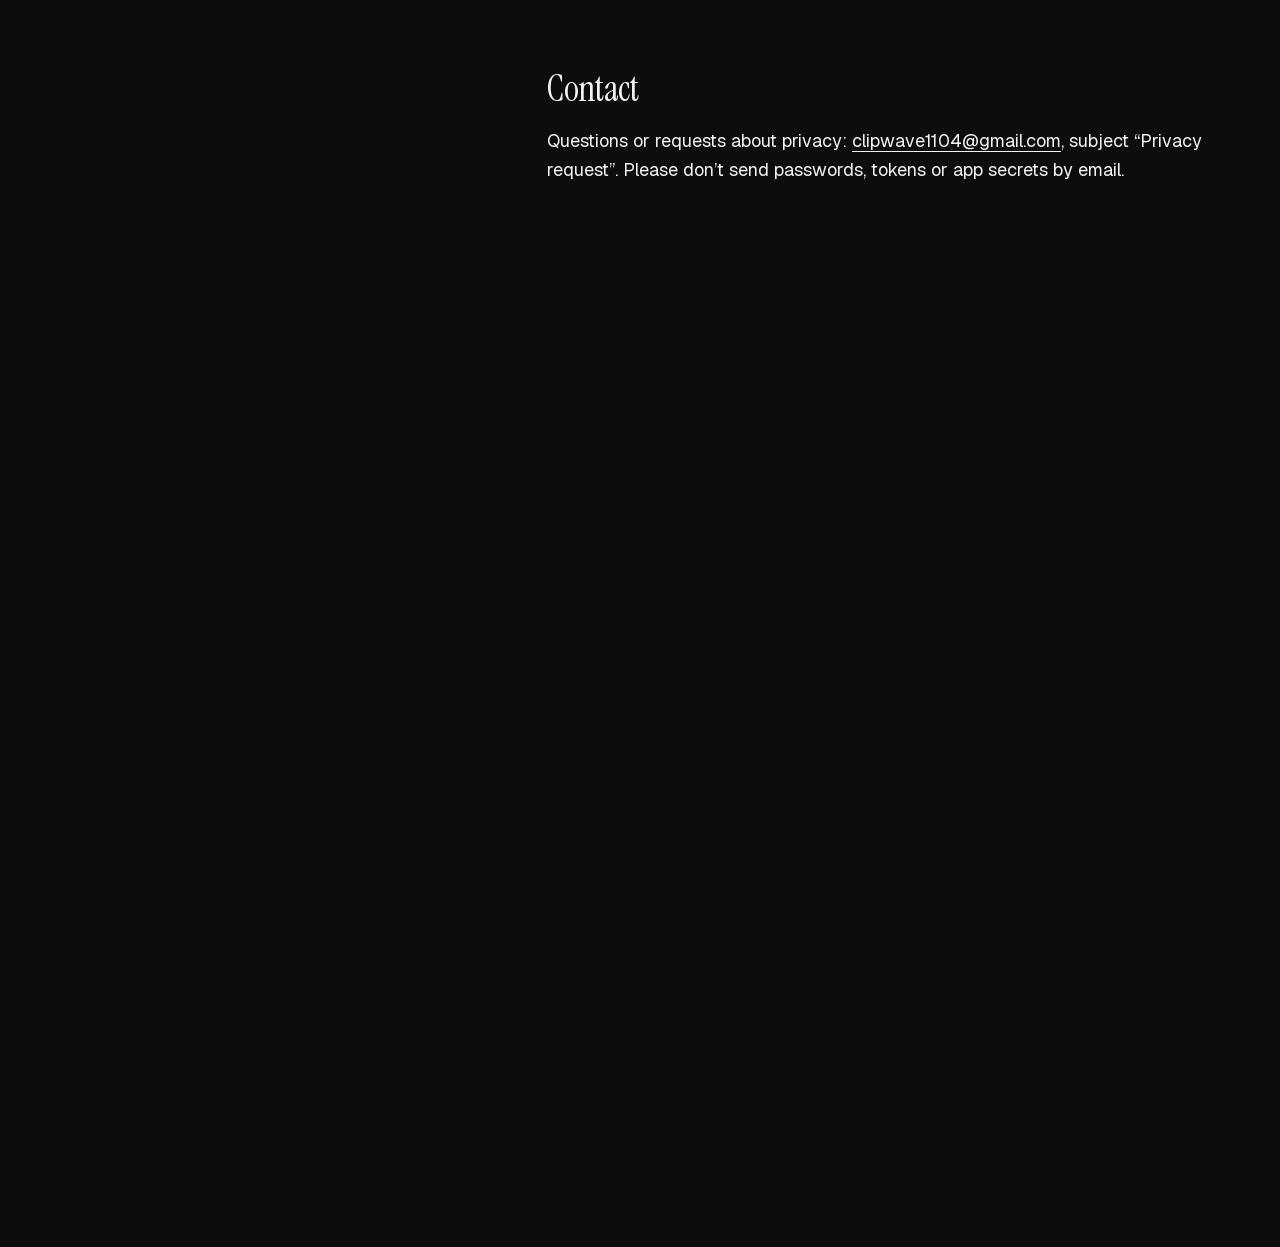
<file: privacy.html>
<!doctype html>
<html lang="en">
<head>
  <meta charset="utf-8">
  <meta name="viewport" content="width=device-width, initial-scale=1">
  <title>Privacy Policy · OpenShorts Studio</title>
  <meta name="description" content="How OpenShorts Studio handles personal data, including the data it receives when you connect a TikTok, YouTube or Instagram account.">
  <link rel="canonical" href="https://zzzzzz02166.github.io/openshorts-studio-site/privacy.html">
  <meta name="theme-color" content="#0d0d0d">
  <link rel="icon" href="assets/mark.svg" type="image/svg+xml">
  <link rel="preload" href="assets/fonts/instrument-serif-400-latin.woff2" as="font" type="font/woff2" crossorigin>
  <link rel="preload" href="assets/fonts/geist-latin.woff2" as="font" type="font/woff2" crossorigin>
  <link rel="stylesheet" href="assets/site.css">
  <script>document.documentElement.classList.add('js')</script>
</head>
<body>
<a class="skip" href="#main">Skip to content</a>
<div class="page">
  <header class="grid bar">
    <a class="wordmark" href="./" aria-label="OpenShorts Studio, home">
      <svg viewBox="0 0 27 29" fill="none" aria-hidden="true"><path d="M3 3h8v10H3zM16 3h8v23h-8zM3 18h8v8H3z" stroke="currentColor" stroke-width="2.4"/></svg>
      <span>openshorts <span>studio</span></span>
    </a>
    <nav class="nav" aria-label="Main">
      <a href="./#how">How it works</a>
      <a href="privacy.html" aria-current="page">Privacy</a>
      <a href="terms.html">Terms</a>
      <a href="data-deletion.html">Data deletion</a>
      <a href="contact.html">Contact</a>
    </nav>
  </header>

  <main id="main">
    <div class="grid doc-head">
      <h1 data-reveal>Privacy policy</h1>
      <p class="standfirst" data-reveal style="--d:1">Studio runs on your own computer. It keeps what it needs there, encrypted where it matters, and sends your videos only where you tell it to.</p>
      <p class="doc-meta" data-reveal style="--d:2">Last updated 15 November 2026<br>Applies to OpenShorts Studio and this website</p>
    </div>

    <div class="grid doc-body">
      <nav class="doc-aside" aria-label="On this page">
        <p>On this page</p>
        <ol>
          <li><a href="#short">The short version</a></li>
          <li><a href="#who">Who is responsible</a></li>
          <li><a href="#what">What Studio handles</a></li>
          <li><a href="#tiktok">TikTok data</a></li>
          <li><a href="#others">YouTube and Instagram</a></li>
          <li><a href="#storage">Where it is kept</a></li>
          <li><a href="#sharing">Who receives data</a></li>
          <li><a href="#retention">How long it is kept</a></li>
          <li><a href="#choices">Your choices and rights</a></li>
          <li><a href="#children">Children</a></li>
          <li><a href="#site">This website</a></li>
          <li><a href="#changes">Changes</a></li>
          <li><a href="#contact">Contact</a></li>
        </ol>
      </nav>

      <div class="doc-text">
        <section id="short">
          <h2>The short version</h2>
          <ul>
            <li>OpenShorts Studio (“Studio”) is software that runs on your own computer. It has no sign-up, no user accounts and no server of mine behind it.</li>
            <li>When you connect TikTok, TikTok gives Studio an access token and basic account details. Studio keeps them encrypted on your computer and uses them only to post the videos you approve.</li>
            <li>I do not receive, see, sell or share your TikTok data, your videos or anything else Studio stores. Studio sends no analytics, advertising or tracking data to anyone.</li>
          </ul>
        </section>

        <section id="who">
          <h2>Who is responsible</h2>
          <p>Studio is developed by Nioo Zhi Qi, an individual developer (“I”, “me”). You can reach me at <a href="mailto:clipwave1104@gmail.com">clipwave1104@gmail.com</a>.</p>
          <p>Studio runs on the computer of the person who installs and operates it. The data it stores is held on that computer, under that person’s control, and is not transferred to me.</p>
        </section>

        <section id="what">
          <h2>What Studio handles, and why</h2>
          <h3>Your videos and projects</h3>
          <p>Studio stores the videos you add (files you choose, or videos it downloads from a link you paste), the transcripts it makes, and the clips, captions, titles, quality reports and exports it produces. They stay in Studio’s data folder on your computer and are used only to edit and export your clips.</p>
          <h3>Your developer app credentials</h3>
          <p>To connect a platform, you register your own developer app with it and put that app’s client key (or ID) and secret in a local <code>.env</code> file on your computer. Studio reads them from there and never shows them in its interface.</p>
          <h3>Processing on your computer</h3>
          <p>By default, transcription and moment selection run with local models (Whisper, and a language model served by Ollama on your computer). Studio sends transcripts or video frames to a remote AI service only if whoever runs Studio explicitly turns that on: <code>STUDIO_ALLOW_REMOTE_LLM</code> for a remote language-model server, or <code>STUDIO_ALLOW_REMOTE_VISION</code> with a Google Gemini API key. In that case the chosen provider’s terms and privacy policy apply to what it receives.</p>
        </section>

        <section id="tiktok">
          <h2>TikTok data</h2>
          <p>Studio connects to TikTok through TikTok’s Login Kit and Content Posting API. You authorize it on TikTok’s own page, and you can see and decline the permissions there. Studio uses these permissions (scopes):</p>
          <table>
            <thead><tr><th scope="col">Permission</th><th scope="col">What Studio gets or does</th><th scope="col">Why</th></tr></thead>
            <tbody>
              <tr><td><code>user.info.basic</code></td><td>Your open ID (an identifier TikTok creates for this app) and display name</td><td>To show which account is connected, and to make sure each post goes to the account you approved</td></tr>
              <tr><td><code>video.publish</code></td><td>Reads your current creator settings, then posts a video you approved</td><td>Direct Post: publishing an approved clip with the visibility and settings you chose</td></tr>
              <tr><td><code>video.upload</code></td><td>Sends a video you approved to your TikTok inbox as a draft</td><td>Send to drafts: you finish and post it in the TikTok app</td></tr>
            </tbody>
          </table>
          <p>Studio requests only the permissions enabled for its TikTok app, and stops if TikTok does not grant account access plus at least one posting permission.</p>
          <h3>What Studio receives from TikTok</h3>
          <ul>
            <li><strong>Account details:</strong> your open ID and display name.</li>
            <li><strong>Access and refresh tokens</strong>, when they expire, and which permissions you granted.</li>
            <li><strong>Creator settings</strong>, each time you prepare a Direct Post: your nickname and username, the visibility options available to you, whether comments, Duet or Stitch are turned off for your account, and the longest video you can post. Studio shows these so you choose only options TikTok allows. The username is kept with the post record to build the post’s link.</li>
            <li><strong>Post records:</strong> TikTok’s publish ID, the temporary upload address, the post’s status and, once published, its public post ID.</li>
          </ul>
          <p>Studio does not request or read your followers, likes, comments, messages, watch history, analytics, email address, phone number or other videos.</p>
          <h3>What Studio sends to TikTok</h3>
          <p>Only after you approve a specific export: the video file itself, its caption, the visibility you chose, your comment, Duet and Stitch settings, and any commercial-content or AI-generated-content disclosure you selected. The file goes straight from your computer to TikTok’s upload servers, in pieces, using TikTok’s file upload method. In Send to drafts mode, only the video goes to your TikTok inbox.</p>
        </section>

        <section id="others">
          <h2>YouTube and Instagram</h2>
          <p>If you connect them, Studio handles the same kinds of data for YouTube and Instagram.</p>
          <ul>
            <li><strong>YouTube:</strong> your channel ID and title, and tokens for the <code>youtube.upload</code> and <code>youtube.readonly</code> permissions, used to upload approved clips and check their processing status. Studio uses YouTube API Services; by connecting YouTube you also agree to the <a href="https://www.youtube.com/t/terms">YouTube Terms of Service</a>, and Google handles data under the <a href="https://policies.google.com/privacy">Google Privacy Policy</a>. You can revoke Studio’s access at any time in your <a href="https://myaccount.google.com/permissions">Google account permissions</a>.</li>
            <li><strong>Instagram:</strong> your Instagram user ID and username, and tokens for the <code>instagram_business_basic</code> and <code>instagram_business_content_publish</code> permissions, used to publish approved clips as Reels. Instagram fetches each approved video from a one-hour link that serves only that file (see below). <a href="https://privacycenter.instagram.com/policy">Meta’s Privacy Policy</a> applies to what Instagram receives.</li>
          </ul>
        </section>

        <section id="storage">
          <h2>Where it is kept, and how it is protected</h2>
          <ul>
            <li>Everything Studio stores is in its data folder on your computer: a local database plus your project files.</li>
            <li>Access tokens, refresh tokens, sign-in verification codes and upload sessions are encrypted with Fernet (AES-128 in CBC mode with an HMAC-SHA256 check). The encryption key is a file in the same data folder that only your computer account can read.</li>
            <li>Tokens and upload addresses are never sent to Studio’s browser interface. Each sign-in uses a one-time state value that expires after ten minutes. The TikTok and YouTube sign-ins also use PKCE and return to an address on your own computer (<code>127.0.0.1</code>).</li>
            <li>Studio’s interface and API answer only on your computer. The one exception: while you use Instagram, an optional tunnel lets Instagram reach Studio’s sign-in addresses and the one-hour video links, and nothing else.</li>
          </ul>
          <p>No method of storage is perfectly secure. Keep your computer and its backups protected: anyone with both the data folder and its key file could read the stored tokens.</p>
        </section>

        <section id="sharing">
          <h2>Who receives data</h2>
          <ul>
            <li><strong>TikTok, YouTube and Instagram</strong> receive what you send them when you connect an account and approve a post. Their own policies apply: <a href="https://www.tiktok.com/legal/page/global/privacy-policy/en">TikTok Privacy Policy</a>, <a href="https://policies.google.com/privacy">Google Privacy Policy</a>, <a href="https://privacycenter.instagram.com/policy">Meta Privacy Policy</a>.</li>
            <li><strong>Cloudflare</strong>, only if you publish to Instagram through Studio’s optional tunnel: Instagram’s sign-in return and its download of the approved video pass through a temporary Cloudflare address. <a href="https://www.cloudflare.com/privacypolicy/">Cloudflare’s Privacy Policy</a> applies.</li>
            <li><strong>Video sites you link to</strong>: when you paste a link, Studio downloads that video from the site, as your browser would.</li>
            <li><strong>Remote AI services</strong>, only if they are turned on as described above.</li>
            <li><strong>Software and model publishers</strong>: installing Studio and its models downloads them from their publishers (for example the Python and npm package registries, Hugging Face and Ollama). These downloads do not include your data. Studio turns off the usage reporting and update checks of its video renderer, HyperFrames.</li>
          </ul>
          <p>Nobody else receives data from Studio. I do not sell personal data, share it for advertising, or use it to train AI models.</p>
        </section>

        <section id="retention">
          <h2>How long it is kept</h2>
          <ul>
            <li><strong>TikTok tokens and account details</strong> stay until you disconnect TikTok in Studio, which deletes them immediately. If TikTok revokes or expires them, Studio asks you to reconnect.</li>
            <li><strong>Projects, exports and post records</strong> stay in Studio’s data folder until you delete them. Post records keep the history of what was sent where, so Studio never posts the same approval twice.</li>
            <li><strong>Posts on TikTok</strong> stay on TikTok until you delete them there. Studio cannot delete them.</li>
            <li><strong>Emails you send me</strong> are kept as long as needed to answer them, and deleted on request.</li>
          </ul>
        </section>

        <section id="choices">
          <h2>Your choices and rights</h2>
          <ul>
            <li>Disconnect TikTok in Studio (Local setup → Connected accounts → TikTok → Disconnect). Studio asks TikTok to revoke its access and deletes the stored tokens.</li>
            <li>Remove Studio’s access in the TikTok app: Profile → Menu → Settings and privacy → Security &amp; permissions → Apps and services permissions.</li>
            <li>Delete Studio’s data folder to remove everything it stored. <a href="data-deletion.html">The data deletion page</a> has every step.</li>
          </ul>
          <p>Depending on where you live, you may have rights to access, correct, delete, or object to the processing of your personal data. Because Studio keeps its data on your computer, you can act on most of these directly. For anything I hold, such as our emails, write to me and I will respond as soon as I can, and within any time limit the law that applies to you sets. You can also complain to your local data protection authority.</p>
        </section>

        <section id="children">
          <h2>Children</h2>
          <p>Studio is not made for children. Only connect an account you are old enough to hold under the platform’s own rules (TikTok requires users to meet a minimum age, which depends on the country), and do not connect accounts that belong to children.</p>
        </section>

        <section id="site">
          <h2>This website</h2>
          <p>This website is hosted on GitHub Pages. It sets no cookies and uses no analytics, trackers, advertising or third-party scripts; its fonts are served from the site itself. GitHub may record technical information such as your IP address when it serves the pages; see the <a href="https://docs.github.com/site-policy/privacy-policies/github-general-privacy-statement">GitHub General Privacy Statement</a>.</p>
        </section>

        <section id="changes">
          <h2>Changes to this policy</h2>
          <p>If Studio starts handling data differently, I will update this page before the change takes effect and change the date at the top. Significant changes will be described on this page.</p>
        </section>

        <section id="contact">
          <h2>Contact</h2>
          <p>Questions or requests about privacy: <a href="mailto:clipwave1104@gmail.com?subject=Privacy%20request">clipwave1104@gmail.com</a>, subject “Privacy request”. Please don’t send passwords, tokens or app secrets by email.</p>
        </section>
      </div>
    </div>
  </main>
</div>

<footer class="footer">
  <div class="grid footer-cols">
    <ul class="footer-col">
      <li>Studio</li>
      <li><a href="./#how">How it works</a></li>
      <li><a href="./#tiktok">Posting to TikTok</a></li>
      <li><a href="./#data">Your data</a></li>
      <li><a href="./#questions">Questions</a></li>
    </ul>
    <ul class="footer-col">
      <li>Policies</li>
      <li><a href="privacy.html">Privacy policy</a></li>
      <li><a href="terms.html">Terms of service</a></li>
      <li><a href="data-deletion.html">Data deletion</a></li>
    </ul>
    <ul class="footer-col">
      <li>Contact</li>
      <li><a href="mailto:clipwave1104@gmail.com">clipwave1104@gmail.com</a></li>
      <li><a href="contact.html">Contact page</a></li>
    </ul>
    <div class="footer-col">
      <ul class="footer-about"><li>About</li></ul>
      <p>Built on OpenShorts, open-source software under the MIT licence. Not affiliated with or endorsed by TikTok, YouTube or Instagram.</p>
    </div>
  </div>
  <div></div>
  <div>
    <div class="footer-word" aria-hidden="true">
      <svg class="word-one" viewBox="0 0 1000 118"><text x="0" y="88" textLength="1000" lengthAdjust="spacing" font-family="Geist, Arial, sans-serif" font-weight="500" font-size="117" letter-spacing="-5" fill="currentColor">openshorts studio</text></svg>
      <svg class="word-two" viewBox="0 0 1000 380"><text x="0" y="150" textLength="1000" lengthAdjust="spacing" font-family="Geist, Arial, sans-serif" font-weight="500" font-size="196" letter-spacing="-8" fill="currentColor">openshorts</text><text x="0" y="345" textLength="560" lengthAdjust="spacing" font-family="Geist, Arial, sans-serif" font-weight="500" font-size="196" letter-spacing="-8" fill="currentColor">studio</text></svg>
    </div>
    <p class="footer-legal">© 2026 Nioo Zhi Qi. TikTok, YouTube and Instagram are trademarks of their respective owners. Fonts: Geist and Instrument Serif, SIL Open Font License.</p>
  </div>
</footer>
<script src="assets/site.js" defer></script>
</body>
</html>
</file>
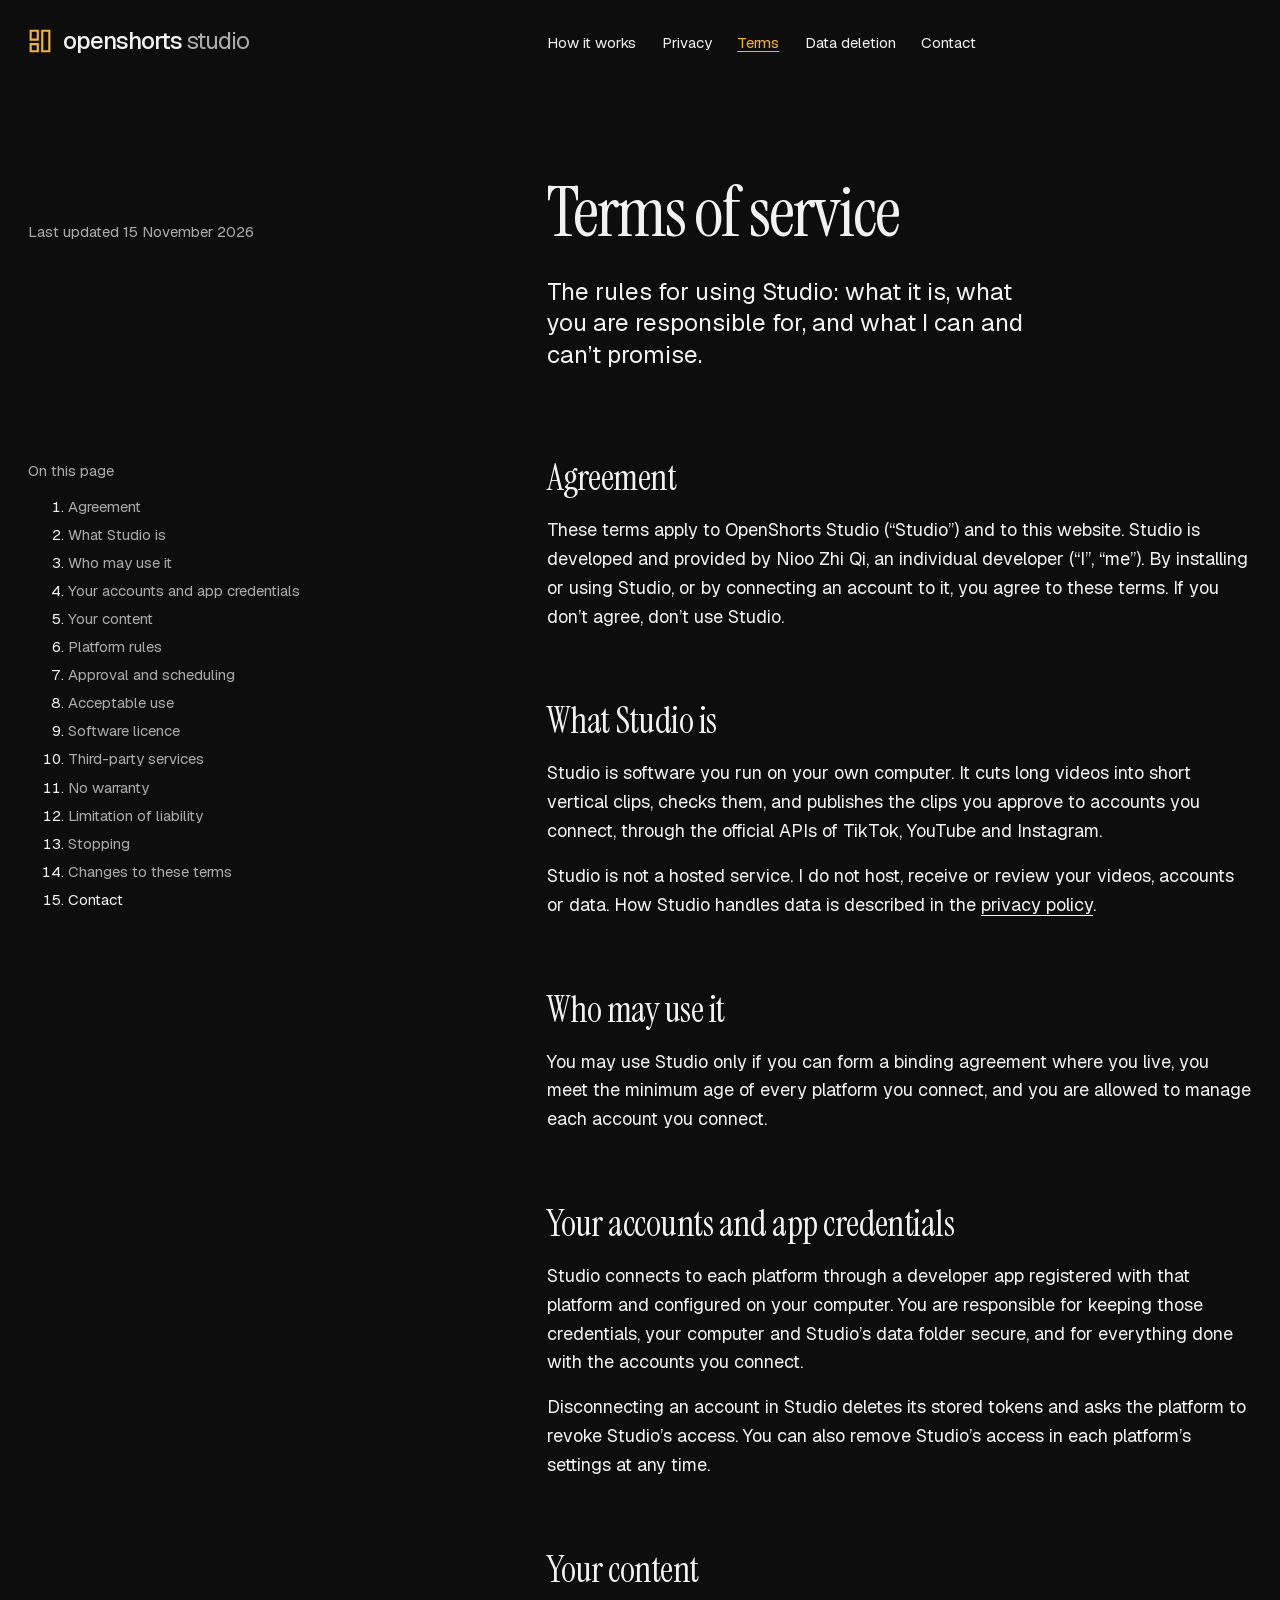
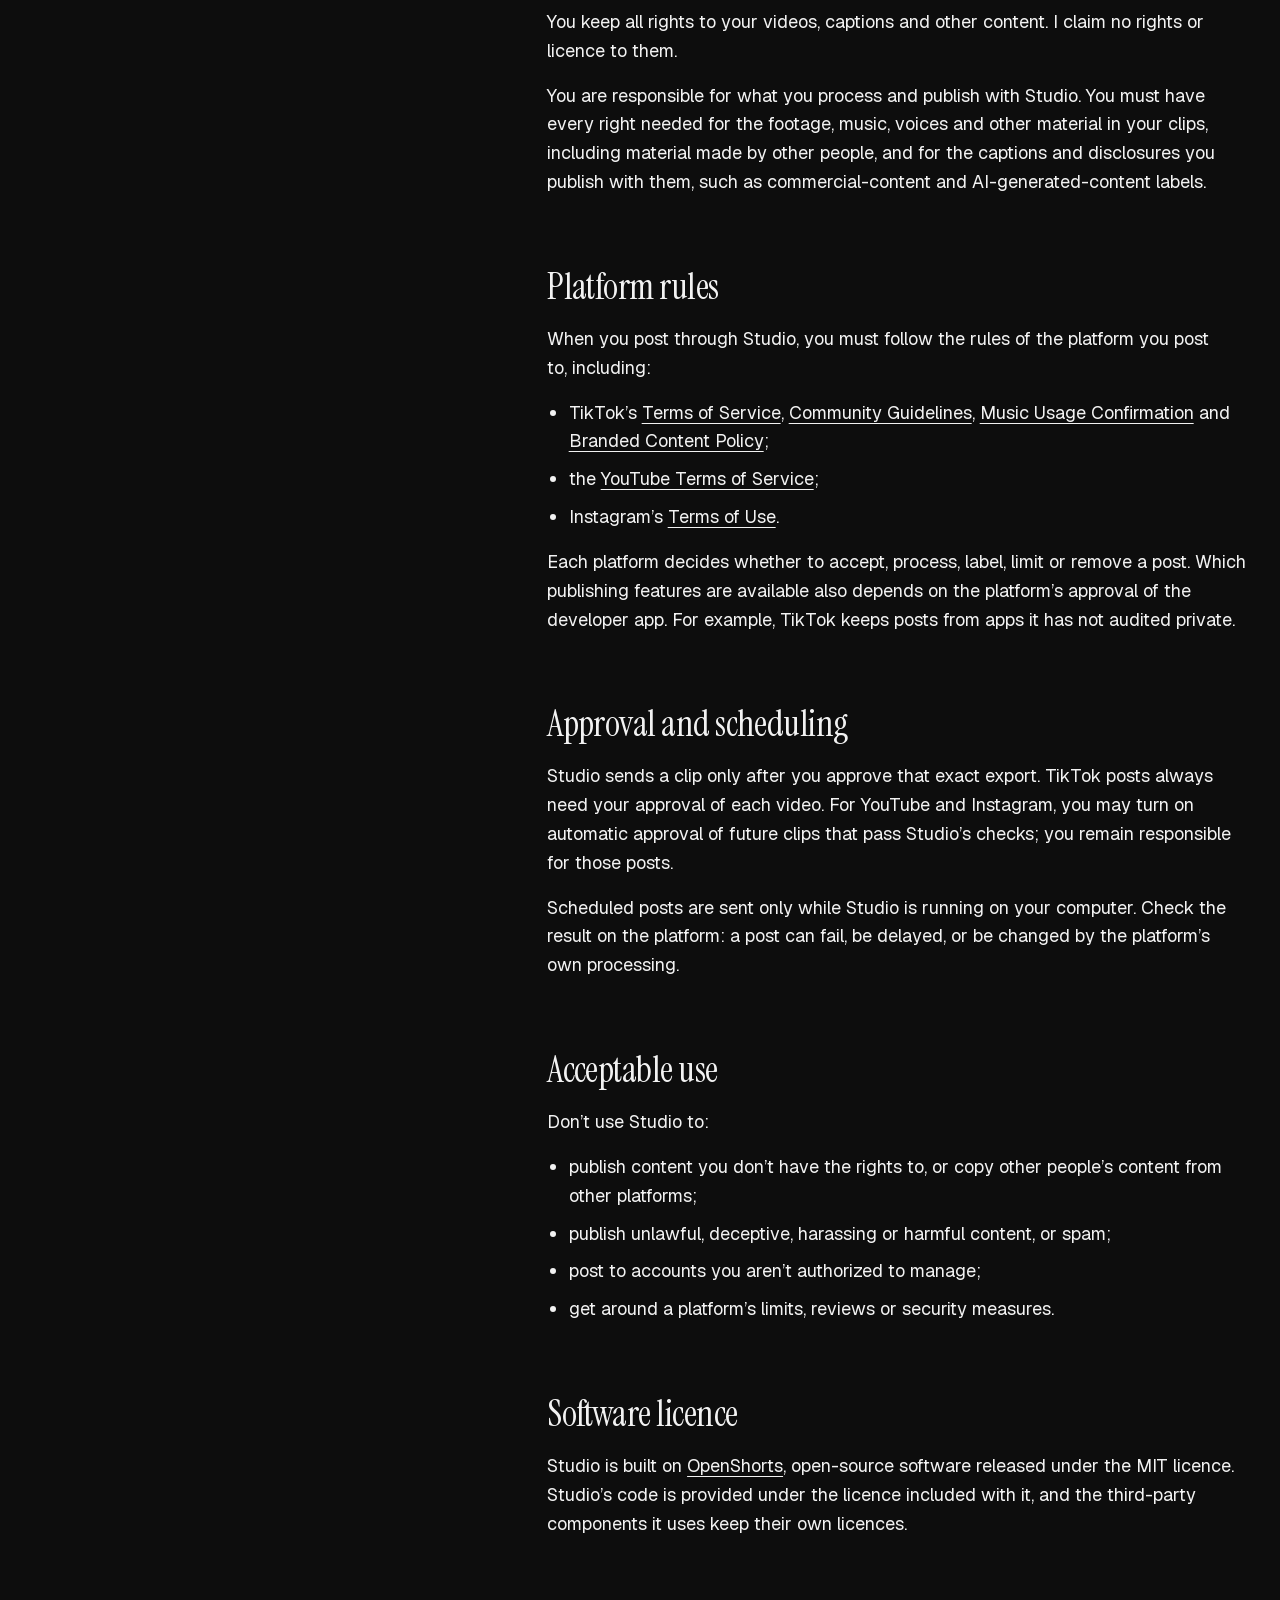
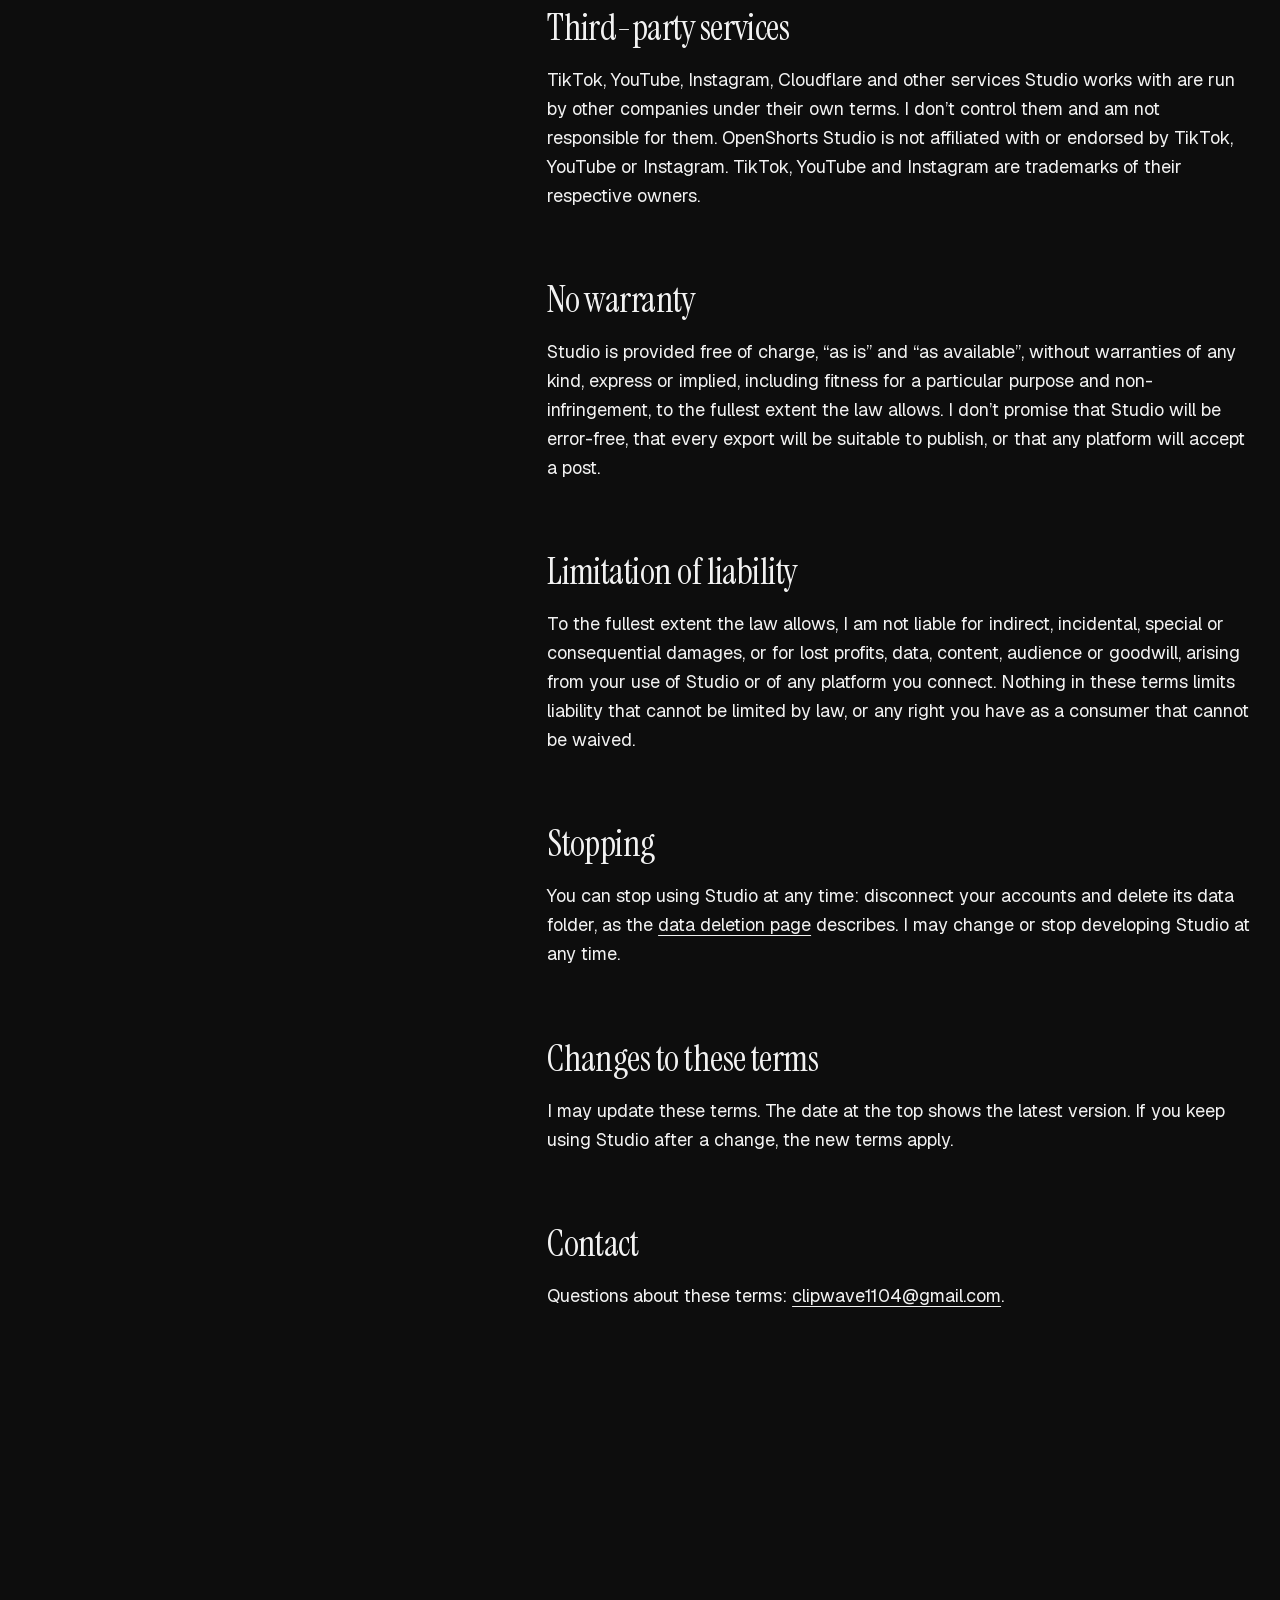
<file: terms.html>
<!doctype html>
<html lang="en">
<head>
  <meta charset="utf-8">
  <meta name="viewport" content="width=device-width, initial-scale=1">
  <title>Terms of Service · OpenShorts Studio</title>
  <meta name="description" content="The terms for using OpenShorts Studio, a desktop app for making vertical clips and publishing them to TikTok, YouTube and Instagram.">
  <link rel="canonical" href="https://zzzzzz02166.github.io/openshorts-studio-site/terms.html">
  <meta name="theme-color" content="#0d0d0d">
  <link rel="icon" href="assets/mark.svg" type="image/svg+xml">
  <link rel="preload" href="assets/fonts/instrument-serif-400-latin.woff2" as="font" type="font/woff2" crossorigin>
  <link rel="preload" href="assets/fonts/geist-latin.woff2" as="font" type="font/woff2" crossorigin>
  <link rel="stylesheet" href="assets/site.css">
  <script>document.documentElement.classList.add('js')</script>
</head>
<body>
<a class="skip" href="#main">Skip to content</a>
<div class="page">
  <header class="grid bar">
    <a class="wordmark" href="./" aria-label="OpenShorts Studio, home">
      <svg viewBox="0 0 27 29" fill="none" aria-hidden="true"><path d="M3 3h8v10H3zM16 3h8v23h-8zM3 18h8v8H3z" stroke="currentColor" stroke-width="2.4"/></svg>
      <span>openshorts <span>studio</span></span>
    </a>
    <nav class="nav" aria-label="Main">
      <a href="./#how">How it works</a>
      <a href="privacy.html">Privacy</a>
      <a href="terms.html" aria-current="page">Terms</a>
      <a href="data-deletion.html">Data deletion</a>
      <a href="contact.html">Contact</a>
    </nav>
  </header>

  <main id="main">
    <div class="grid doc-head">
      <h1 data-reveal>Terms of service</h1>
      <p class="standfirst" data-reveal style="--d:1">The rules for using Studio: what it is, what you are responsible for, and what I can and can’t promise.</p>
      <p class="doc-meta" data-reveal style="--d:2">Last updated 15 November 2026</p>
    </div>

    <div class="grid doc-body">
      <nav class="doc-aside" aria-label="On this page">
        <p>On this page</p>
        <ol>
          <li><a href="#agreement">Agreement</a></li>
          <li><a href="#service">What Studio is</a></li>
          <li><a href="#eligibility">Who may use it</a></li>
          <li><a href="#accounts">Your accounts and app credentials</a></li>
          <li><a href="#content">Your content</a></li>
          <li><a href="#platforms">Platform rules</a></li>
          <li><a href="#approval">Approval and scheduling</a></li>
          <li><a href="#use">Acceptable use</a></li>
          <li><a href="#software">Software licence</a></li>
          <li><a href="#third">Third-party services</a></li>
          <li><a href="#warranty">No warranty</a></li>
          <li><a href="#liability">Limitation of liability</a></li>
          <li><a href="#ending">Stopping</a></li>
          <li><a href="#changes">Changes to these terms</a></li>
          <li><a href="#contact">Contact</a></li>
        </ol>
      </nav>
      <div class="doc-text">
        <section id="agreement">
          <h2>Agreement</h2>
          <p>These terms apply to OpenShorts Studio (“Studio”) and to this website. Studio is developed and provided by Nioo Zhi Qi, an individual developer (“I”, “me”). By installing or using Studio, or by connecting an account to it, you agree to these terms. If you don’t agree, don’t use Studio.</p>
        </section>
        <section id="service">
          <h2>What Studio is</h2>
          <p>Studio is software you run on your own computer. It cuts long videos into short vertical clips, checks them, and publishes the clips you approve to accounts you connect, through the official APIs of TikTok, YouTube and Instagram.</p>
<p>Studio is not a hosted service. I do not host, receive or review your videos, accounts or data. How Studio handles data is described in the <a href="privacy.html">privacy policy</a>.</p>
        </section>
        <section id="eligibility">
          <h2>Who may use it</h2>
          <p>You may use Studio only if you can form a binding agreement where you live, you meet the minimum age of every platform you connect, and you are allowed to manage each account you connect.</p>
        </section>
        <section id="accounts">
          <h2>Your accounts and app credentials</h2>
          <p>Studio connects to each platform through a developer app registered with that platform and configured on your computer. You are responsible for keeping those credentials, your computer and Studio’s data folder secure, and for everything done with the accounts you connect.</p>
<p>Disconnecting an account in Studio deletes its stored tokens and asks the platform to revoke Studio’s access. You can also remove Studio’s access in each platform’s settings at any time.</p>
        </section>
        <section id="content">
          <h2>Your content</h2>
          <p>You keep all rights to your videos, captions and other content. I claim no rights or licence to them.</p>
<p>You are responsible for what you process and publish with Studio. You must have every right needed for the footage, music, voices and other material in your clips, including material made by other people, and for the captions and disclosures you publish with them, such as commercial-content and AI-generated-content labels.</p>
        </section>
        <section id="platforms">
          <h2>Platform rules</h2>
          <p>When you post through Studio, you must follow the rules of the platform you post to, including:</p>
<ul>
  <li>TikTok’s <a href="https://www.tiktok.com/legal/page/global/terms-of-service/en">Terms of Service</a>, <a href="https://www.tiktok.com/community-guidelines/en">Community Guidelines</a>, <a href="https://www.tiktok.com/legal/page/global/music-usage-confirmation/en">Music Usage Confirmation</a> and <a href="https://www.tiktok.com/legal/page/global/bc-policy/en">Branded Content Policy</a>;</li>
  <li>the <a href="https://www.youtube.com/t/terms">YouTube Terms of Service</a>;</li>
  <li>Instagram’s <a href="https://help.instagram.com/581066165581870">Terms of Use</a>.</li>
</ul>
<p>Each platform decides whether to accept, process, label, limit or remove a post. Which publishing features are available also depends on the platform’s approval of the developer app. For example, TikTok keeps posts from apps it has not audited private.</p>
        </section>
        <section id="approval">
          <h2>Approval and scheduling</h2>
          <p>Studio sends a clip only after you approve that exact export. TikTok posts always need your approval of each video. For YouTube and Instagram, you may turn on automatic approval of future clips that pass Studio’s checks; you remain responsible for those posts.</p>
<p>Scheduled posts are sent only while Studio is running on your computer. Check the result on the platform: a post can fail, be delayed, or be changed by the platform’s own processing.</p>
        </section>
        <section id="use">
          <h2>Acceptable use</h2>
          <p>Don’t use Studio to:</p>
<ul>
  <li>publish content you don’t have the rights to, or copy other people’s content from other platforms;</li>
  <li>publish unlawful, deceptive, harassing or harmful content, or spam;</li>
  <li>post to accounts you aren’t authorized to manage;</li>
  <li>get around a platform’s limits, reviews or security measures.</li>
</ul>
        </section>
        <section id="software">
          <h2>Software licence</h2>
          <p>Studio is built on <a href="https://github.com/mutonby/openshorts">OpenShorts</a>, open-source software released under the MIT licence. Studio’s code is provided under the licence included with it, and the third-party components it uses keep their own licences.</p>
        </section>
        <section id="third">
          <h2>Third-party services</h2>
          <p>TikTok, YouTube, Instagram, Cloudflare and other services Studio works with are run by other companies under their own terms. I don’t control them and am not responsible for them. OpenShorts Studio is not affiliated with or endorsed by TikTok, YouTube or Instagram. TikTok, YouTube and Instagram are trademarks of their respective owners.</p>
        </section>
        <section id="warranty">
          <h2>No warranty</h2>
          <p>Studio is provided free of charge, “as is” and “as available”, without warranties of any kind, express or implied, including fitness for a particular purpose and non-infringement, to the fullest extent the law allows. I don’t promise that Studio will be error-free, that every export will be suitable to publish, or that any platform will accept a post.</p>
        </section>
        <section id="liability">
          <h2>Limitation of liability</h2>
          <p>To the fullest extent the law allows, I am not liable for indirect, incidental, special or consequential damages, or for lost profits, data, content, audience or goodwill, arising from your use of Studio or of any platform you connect. Nothing in these terms limits liability that cannot be limited by law, or any right you have as a consumer that cannot be waived.</p>
        </section>
        <section id="ending">
          <h2>Stopping</h2>
          <p>You can stop using Studio at any time: disconnect your accounts and delete its data folder, as the <a href="data-deletion.html">data deletion page</a> describes. I may change or stop developing Studio at any time.</p>
        </section>
        <section id="changes">
          <h2>Changes to these terms</h2>
          <p>I may update these terms. The date at the top shows the latest version. If you keep using Studio after a change, the new terms apply.</p>
        </section>
        <section id="contact">
          <h2>Contact</h2>
          <p>Questions about these terms: <a href="mailto:clipwave1104@gmail.com">clipwave1104@gmail.com</a>.</p>
        </section>
      </div>
    </div>
  </main>
</div>

<footer class="footer">
  <div class="grid footer-cols">
    <ul class="footer-col">
      <li>Studio</li>
      <li><a href="./#how">How it works</a></li>
      <li><a href="./#tiktok">Posting to TikTok</a></li>
      <li><a href="./#data">Your data</a></li>
      <li><a href="./#questions">Questions</a></li>
    </ul>
    <ul class="footer-col">
      <li>Policies</li>
      <li><a href="privacy.html">Privacy policy</a></li>
      <li><a href="terms.html">Terms of service</a></li>
      <li><a href="data-deletion.html">Data deletion</a></li>
    </ul>
    <ul class="footer-col">
      <li>Contact</li>
      <li><a href="mailto:clipwave1104@gmail.com">clipwave1104@gmail.com</a></li>
      <li><a href="contact.html">Contact page</a></li>
    </ul>
    <div class="footer-col">
      <ul class="footer-about"><li>About</li></ul>
      <p>Built on OpenShorts, open-source software under the MIT licence. Not affiliated with or endorsed by TikTok, YouTube or Instagram.</p>
    </div>
  </div>
  <div></div>
  <div>
    <div class="footer-word" aria-hidden="true">
      <svg class="word-one" viewBox="0 0 1000 118"><text x="0" y="88" textLength="1000" lengthAdjust="spacing" font-family="Geist, Arial, sans-serif" font-weight="500" font-size="117" letter-spacing="-5" fill="currentColor">openshorts studio</text></svg>
      <svg class="word-two" viewBox="0 0 1000 380"><text x="0" y="150" textLength="1000" lengthAdjust="spacing" font-family="Geist, Arial, sans-serif" font-weight="500" font-size="196" letter-spacing="-8" fill="currentColor">openshorts</text><text x="0" y="345" textLength="560" lengthAdjust="spacing" font-family="Geist, Arial, sans-serif" font-weight="500" font-size="196" letter-spacing="-8" fill="currentColor">studio</text></svg>
    </div>
    <p class="footer-legal">© 2026 Nioo Zhi Qi. TikTok, YouTube and Instagram are trademarks of their respective owners. Fonts: Geist and Instrument Serif, SIL Open Font License.</p>
  </div>
</footer>
<script src="assets/site.js" defer></script>
</body>
</html>
</file>
<file: assets/site.css>
/* OpenShorts Studio — public site.
   Tokens are Studio's own: the dashboard's dark ground and panels, Geist for text,
   Instrument Serif for display, the amber of the Studio mark. */

@font-face {
  font-family: "Geist";
  src: url("fonts/geist-latin.woff2") format("woff2");
  font-weight: 100 900;
  font-style: normal;
  font-display: swap;
}
@font-face {
  font-family: "Instrument Serif";
  src: url("fonts/instrument-serif-400-latin.woff2") format("woff2");
  font-weight: 400;
  font-style: normal;
  font-display: swap;
}

:root {
  color-scheme: dark;
  --bg: #0d0d0d;
  --surface: #171717;
  --raised: #242424;
  --ink: #f2f2f2;
  --muted: #ababab;
  --rule: #303030;          /* only inside interface fragments and tables */
  --accent: #f2b33d;        /* the Studio mark */
  --accent-ink: #111111;
  --paper: #f2f2f2;
  --paper-ink: #0d0d0d;
  --paper-muted: #474747;

  --font-display: "Instrument Serif", Georgia, "Times New Roman", serif;
  --font-text: "Geist", -apple-system, BlinkMacSystemFont, "Segoe UI", Arial, sans-serif;

  --step-small: 0.9375rem;                                     /* 15 */
  --step-body: 1.125rem;                                       /* 18 */
  --step-lead: 1.5rem;                                         /* 24 */
  --step-figure: 2.25rem;                                      /* 36 */
  --step-head: clamp(2.625rem, 1.5rem + 3.6vw, 4.5rem);        /* 42-72 */
  --step-display: clamp(4.5rem, 1.2rem + 9.6vw, 9.5rem);       /* 72-152 */

  --margin: clamp(1.25rem, 2.2vw, 2rem);
  --gutter: clamp(1rem, 1.7vw, 1.5rem);
  --section: clamp(7.5rem, 13vw, 13rem);
  --radius: 0px;

  --ease-out: cubic-bezier(0.22, 1, 0.36, 1);
  --ease-expo: cubic-bezier(0.16, 1, 0.3, 1);
  --ease-in-out: cubic-bezier(0.76, 0, 0.24, 1);
  --t-press: 140ms;
  --t-hover: 180ms;
  --t-ui: 240ms;
}

/* ---------- reset ---------- */
*, *::before, *::after { box-sizing: border-box; }
html { -webkit-text-size-adjust: 100%; text-size-adjust: 100%; background: var(--paper); }
body {
  margin: 0;
  background: var(--bg);
  color: var(--ink);
  font-family: var(--font-text);
  font-size: var(--step-body);
  line-height: 1.55;
  -webkit-font-smoothing: antialiased;
  text-rendering: optimizeLegibility;
}
h1, h2, h3, h4, p, figure, blockquote, ul, ol, dl, dd { margin: 0; }
ul[class], ol[class] { padding: 0; list-style: none; }
img, svg, video { display: block; max-width: 100%; }
button, input, select, textarea { font: inherit; color: inherit; }
a { color: inherit; text-underline-offset: 0.2em; text-decoration-thickness: 0.07em; }
code { font-family: ui-monospace, "SF Mono", Menlo, Consolas, monospace; font-size: 0.88em; background: var(--raised); padding: 0.1em 0.35em; overflow-wrap: anywhere; }
:target { scroll-margin-top: 2rem; }
::selection { background: var(--accent); color: var(--accent-ink); }
:focus-visible { outline: 2px solid var(--accent); outline-offset: 3px; }
.sr-only { position: absolute; width: 1px; height: 1px; overflow: hidden; clip-path: inset(50%); white-space: nowrap; }
.skip { position: absolute; left: var(--margin); top: -4rem; z-index: 10; background: var(--accent); color: var(--accent-ink); padding: 0.6rem 1rem; text-decoration: none; }
.skip:focus { top: 1rem; }

h1, h2, h3 { font-weight: 400; text-wrap: balance; }
p { max-width: 64ch; text-wrap: pretty; }
p + p { margin-top: 0.9em; }
.muted { color: var(--muted); }
.small { font-size: var(--step-small); line-height: 1.5; }
.nums { font-variant-numeric: tabular-nums; }

/* ---------- frame: 12 columns, the axis at column 6 (41.7%) ---------- */
.grid {
  display: grid;
  grid-template-columns: repeat(12, minmax(0, 1fr));
  column-gap: var(--gutter);
  padding-inline: var(--margin);
}
.page { position: relative; z-index: 1; background: var(--bg); }

/* ---------- top bar (every page): wordmark left, links from the axis ---------- */
.bar { padding-top: clamp(1.25rem, 2.2vw, 2rem); align-items: start; row-gap: 1rem; }
.wordmark {
  grid-column: 1 / 6;
  display: inline-flex; align-items: center; gap: 0.7rem;
  font-size: var(--step-lead); font-weight: 500; letter-spacing: -0.045em; line-height: 1;
  text-decoration: none; color: var(--ink); justify-self: start;
}
.wordmark svg { color: var(--accent); flex: none; width: 24px; height: 26px; }
.wordmark span span { color: var(--muted); font-weight: 400; }
.nav { grid-column: 6 / -1; display: flex; flex-wrap: wrap; gap: 0.35rem 1.6rem; font-size: var(--step-small); padding-top: 0.2rem; }
.nav a { text-decoration: underline; text-decoration-color: transparent; transition: text-decoration-color var(--t-hover) ease, color var(--t-hover) ease; }
.nav a:hover, .nav a[aria-current="page"] { text-decoration-color: currentColor; }
.nav a[aria-current="page"] { color: var(--accent); }

/* ---------- buttons and links ---------- */
.button {
  display: inline-flex; align-items: center; justify-content: center; gap: 0.6rem;
  min-height: 3.25rem; padding: 0 1.5rem;
  background: var(--ink); color: var(--bg);
  font-weight: 500; text-decoration: none; border: 0; border-radius: var(--radius); cursor: pointer;
  transition: transform var(--t-press) var(--ease-out), background-color var(--t-hover) ease;
}
.button:hover { background: #ffffff; }
.button:active { transform: scale(0.97); }
.button svg { transition: transform var(--t-ui) var(--ease-out); }
.button:hover svg { transform: translateX(3px); }
.arrow-link { display: inline-flex; gap: 0.45rem; align-items: baseline; text-decoration: underline; text-decoration-color: color-mix(in srgb, currentColor 40%, transparent); transition: text-decoration-color var(--t-hover) ease; }
.arrow-link:hover { text-decoration-color: currentColor; }

/* ---------- hero: narrow talk, wide headline ---------- */
.hero { position: relative; min-height: 100svh; overflow: clip; }
.hero-grid { padding-top: 0; align-items: start; }
.hero-talk { grid-column: 1 / 6; grid-row: 1; padding-top: 22svh; display: grid; gap: 2rem; align-content: start; }
.hero-talk p { font-size: var(--step-lead); line-height: 1.35; max-width: 30ch; }
.hero-talk .button { justify-self: start; }
.hero-head { grid-column: 6 / -1; grid-row: 1; padding-top: 9svh; }
.display { font-family: var(--font-display); font-size: var(--step-display); line-height: 0.86; letter-spacing: -0.03em; }
.lines .line { display: block; overflow: hidden; padding-bottom: 0.1em; margin-bottom: -0.1em; }
.lines [data-line] { display: block; }
.hero-figure { grid-column: 6 / -1; grid-row: 2; position: relative; margin-top: clamp(2rem, 7svh, 5rem); }
.hero-figure .ui-publish { padding-top: 5.75rem; }
.hero-figure [data-ui] { will-change: transform; }
.hero-tag {
  position: relative; z-index: 2; width: 270px; margin-bottom: -4.5rem;
  background: var(--accent); color: var(--accent-ink); padding: 1rem 1.15rem 1.15rem;
}
.hero-tag strong { display: block; font-size: var(--step-figure); line-height: 1; letter-spacing: -0.03em; font-weight: 500; font-variant-numeric: tabular-nums; }
.hero-tag span { display: block; margin-top: 0.55rem; font-size: var(--step-small); line-height: 1.4; }
.hero-caption { grid-column: 1 / 5; grid-row: 2; align-self: start; margin-top: calc(clamp(2rem, 7svh, 5rem) + 4.5rem); color: var(--muted); font-size: var(--step-small); max-width: 30ch; }

/* ---------- sections ---------- */
.section { padding-block: calc(var(--section) / 2); }
.head { font-family: var(--font-display); font-size: var(--step-head); line-height: 0.98; letter-spacing: -0.02em; }
.on-axis { grid-column: 6 / -1; }
.left-zone { grid-column: 1 / 6; }
.lead { font-size: var(--step-lead); line-height: 1.32; max-width: 34ch; }

/* how it works: the stages as one bar */
.stages-head { margin-bottom: 4rem; }
.stages { grid-column: 1 / -1; }
.stage-bar { display: flex; gap: 6px; height: 22vh; min-height: 150px; }
.stage { flex: 1 1 0; position: relative; padding: 1.25rem; transform-origin: left center; }
.stage b { display: block; font-weight: 500; font-size: var(--step-lead); line-height: 1.05; letter-spacing: -0.02em; }
.stage-1, .stage-2 { background: var(--raised); color: var(--ink); }
.stage-3 { background: var(--ink); color: var(--bg); }
.stage-4 { background: var(--accent); color: var(--accent-ink); flex-grow: 1.15; }
.stage-notes { display: flex; gap: 6px; margin-top: 1.25rem; }
.stage-notes li { flex: 1 1 0; padding-right: 1.5rem; font-size: var(--step-body); line-height: 1.45; }
.stage-notes li:last-child { flex-grow: 1.15; }
.stage-notes strong { display: block; font-weight: 500; }
.how-figure { grid-column: 1 / 6; margin-top: 5rem; }
.how-figure figcaption, .data-figure figcaption { margin-top: 0.9rem; color: var(--muted); font-size: var(--step-small); }
.stages-after { grid-column: 7 / -1; margin-top: 5rem; display: grid; gap: 1.25rem; align-content: start; }
.shot, figure img { width: 100%; height: auto; background: var(--surface); }

/* TikTok posting: panel with margin notes */
.panel-wrap { grid-column: 1 / -1; display: grid; grid-template-columns: repeat(12, minmax(0, 1fr)); column-gap: var(--gutter); margin-top: 3.5rem; position: relative; }
.panel-intro { margin-top: 1.5rem; }
.panel-slot { grid-column: 6 / 10; grid-row: 1; }
.notes { grid-row: 1; position: relative; }
.notes-left { grid-column: 1 / 6; text-align: right; }
.notes-right { grid-column: 10 / -1; }
.note { position: absolute; width: min(24ch, 100%); padding: 0.5rem 0; border: 0; background: none; text-align: inherit; cursor: default; }
.notes-left .note { right: 0; }
.notes-right .note { left: 0; }
.note b { display: block; font-weight: 500; font-size: var(--step-body); line-height: 1.3; transition: color var(--t-hover) ease; }
.note span { display: block; margin-top: 0.3rem; font-size: var(--step-small); line-height: 1.45; color: var(--muted); }
.note:hover b, .note:focus-visible b, .note.is-active b { color: var(--accent); }
.panel-caption { grid-column: 6 / 10; margin-top: 1.25rem; color: var(--muted); font-size: var(--step-small); }

/* after you approve: one row, three states */
.states { grid-column: 1 / -1; display: grid; gap: 3.5rem; margin-top: 4rem; }
.state { display: grid; grid-template-columns: repeat(12, minmax(0, 1fr)); column-gap: var(--gutter); align-items: center; }
.state > p { grid-column: 1 / 6; justify-self: end; max-width: none; font-size: var(--step-lead); color: var(--muted); }
.state > [data-ui] { grid-column: 6 / 12; }
.states-after { grid-column: 6 / 12; margin-top: 3.5rem; display: grid; gap: 1rem; }

/* your data: statement, table pushed right */
.data-head { grid-column: 6 / -1; }
.data-head .indent { display: block; padding-left: 3vw; }
.data-body { grid-column: 1 / -1; display: grid; grid-template-columns: repeat(12, minmax(0, 1fr)); column-gap: var(--gutter); margin-top: 6rem; align-items: end; }
.data-figure { grid-column: 1 / 6; }
.data-table-wrap { grid-column: 6 / -1; display: grid; grid-template-columns: minmax(0, 1fr) minmax(0, 6fr); column-gap: var(--gutter); }
.data-label { font-size: var(--step-small); color: var(--muted); padding-top: 0.2rem; }
.data-table { width: 100%; border-collapse: collapse; font-size: var(--step-small); line-height: 1.4; }
.data-table th, .data-table td { padding: 0 0 1.6rem; text-align: left; vertical-align: top; font-weight: 400; }
.data-table th { color: var(--muted); width: 22%; padding-right: 1rem; }
.data-table td:last-child { text-align: right; padding-left: 1rem; }
.data-table .group th, .data-table .group td { padding-top: 1.4rem; }
.data-table caption { caption-side: top; text-align: left; font-weight: 500; padding: 0 0 1rem; color: var(--ink); }
.data-links { margin-top: 1rem; display: flex; flex-wrap: wrap; gap: 0.5rem 2rem; }

/* questions: a band per question */
.faq-title { background: var(--accent); color: var(--accent-ink); min-height: 40svh; display: grid; align-content: end; padding-bottom: clamp(2rem, 4vw, 3.5rem); }
.faq-title h2 { grid-column: 1 / -1; font-family: var(--font-display); font-size: var(--step-display); line-height: 0.9; letter-spacing: -0.03em; }
.qa { padding-block: 3.5rem; }
.qa:nth-of-type(odd) { background: var(--surface); }
.qa h3 { grid-column: 1 / 6; font-size: var(--step-lead); line-height: 1.15; font-weight: 500; letter-spacing: -0.02em; padding-right: 2rem; }
.qa div { grid-column: 6 / -1; font-size: var(--step-body); line-height: 1.55; }

/* contact: sentence, mark, two links */
.contact { padding-top: 10rem; padding-bottom: 7.5rem; align-items: start; }
.contact-line { grid-column: 1 / 6; font-size: var(--step-figure); line-height: 1.15; letter-spacing: -0.01em; max-width: 22ch; }
.contact-mark { grid-column: 6 / 8; width: 100%; max-width: 160px; aspect-ratio: 1; background: var(--surface); display: grid; place-items: center; }
.contact-mark svg { width: 46%; height: auto; color: var(--accent); }
.contact-links { grid-column: 8 / -1; display: grid; gap: 0.6rem; align-content: start; font-size: var(--step-body); }
.contact-links b { font-weight: 500; margin-bottom: 0.6rem; }
.contact-links .small { margin-top: 0.6rem; color: var(--muted); }

/* ---------- footer: columns above, wordmark below ---------- */
.footer {
  position: sticky; bottom: 0; z-index: 0;
  min-height: 100svh; display: grid; grid-template-rows: auto 1fr auto;
  background: var(--paper); color: var(--paper-ink);
  padding: 2.5rem 0 1.25rem;
}
.footer ::selection { background: var(--paper-ink); color: var(--paper); }
.footer :focus-visible { outline-color: var(--paper-ink); }
.footer-cols { row-gap: 2rem; }
.footer-col { font-size: var(--step-small); line-height: 1.6; }
.footer-col:nth-child(1) { grid-column: 1 / 3; }
.footer-col:nth-child(2) { grid-column: 3 / 6; }
.footer-col:nth-child(3) { grid-column: 6 / 9; }
.footer-col:nth-child(4) { grid-column: 9 / -1; }
.footer-col li:first-child { font-weight: 500; }
.footer-col li + li, .footer-col p { color: var(--paper-muted); }
.footer-col a { text-decoration: underline; text-decoration-color: transparent; transition: text-decoration-color var(--t-hover) ease, color var(--t-hover) ease; }
.footer-col a:hover { color: var(--paper-ink); text-decoration-color: currentColor; }
.footer-word { padding-inline: var(--margin); }
.footer-word svg { width: 100%; height: auto; color: var(--paper-ink); }
.footer-legal { padding-inline: var(--margin); margin-top: 1.25rem; font-size: 0.8125rem; color: var(--paper-muted); max-width: none; }

/* ---------- documents (privacy, terms, deletion, contact) ---------- */
.doc-head { padding-top: clamp(5rem, 14svh, 9rem); padding-bottom: clamp(3rem, 7vw, 6rem); align-items: end; }
.doc-head h1 { grid-column: 6 / -1; font-family: var(--font-display); font-size: var(--step-head); line-height: 0.9; letter-spacing: -0.03em; }
.doc-head .standfirst { grid-column: 6 / -1; margin-top: 2rem; font-size: var(--step-lead); line-height: 1.32; max-width: 36ch; }
.doc-meta { grid-column: 1 / 5; grid-row: 1; align-self: end; font-size: var(--step-small); color: var(--muted); }
.doc-body { padding-bottom: var(--section); align-items: start; }
.doc-aside { grid-column: 1 / 5; position: sticky; top: 2rem; font-size: var(--step-small); line-height: 1.5; }
.doc-aside p { color: var(--muted); margin-bottom: 0.8rem; font-size: var(--step-small); }
.doc-aside ol { display: grid; gap: 0.35rem; }
.doc-aside a { color: var(--muted); text-decoration: none; transition: color var(--t-hover) ease; }
.doc-aside a:hover, .doc-aside a.is-current { color: var(--ink); }
.doc-text { grid-column: 6 / -1; max-width: 68ch; }
.doc-text section + section { margin-top: 4.5rem; }
.doc-text h2 { font-family: var(--font-display); font-size: var(--step-figure); line-height: 1; letter-spacing: -0.015em; margin-bottom: 1.25rem; }
.doc-text h3 { font-weight: 500; font-size: var(--step-body); margin: 2rem 0 0.6rem; }
.doc-text p, .doc-text li { font-size: var(--step-body); line-height: 1.6; }
.doc-text ul, .doc-text ol:not([class]) { padding-left: 1.2em; margin: 0.9em 0; display: grid; gap: 0.5em; }
.doc-text p + ul, .doc-text ul + p { margin-top: 0.9em; }
.doc-text .short { background: var(--surface); padding: 1.25rem 1.4rem; margin-bottom: 1.5rem; }
.doc-text .short p { max-width: none; }
.doc-text table { width: 100%; border-collapse: collapse; margin: 1.25rem 0; font-size: var(--step-small); line-height: 1.45; }
.doc-text th, .doc-text td { text-align: left; vertical-align: top; padding: 0.75rem 1rem 0.75rem 0; border-bottom: 1px solid var(--rule); }
.doc-text th { font-weight: 500; }
.doc-text thead th { color: var(--muted); font-size: var(--step-small); font-weight: 400; }
.steps { counter-reset: step; display: grid; gap: 3.5rem; }
.steps > li { list-style: none; }
.email-big { font-size: var(--step-lead); text-decoration: underline; text-decoration-thickness: 0.06em; overflow-wrap: anywhere; }

/* ---------- interface fragments (Studio's own look: rules, radii and small type are the app's) ---------- */
[data-ui] {
  --ui-panel: #171717; --ui-ground: #0d0d0d; --ui-raised: #242424; --ui-rule: #303030;
  font-family: var(--font-text); font-size: 0.8125rem; line-height: 1.45; color: var(--ink);
  background: var(--ui-ground); border: 1px solid var(--ui-rule); border-radius: 10px;
  text-align: left;
}
[data-ui] h3 { font-size: 0.9375rem; font-weight: 600; letter-spacing: -0.01em; }
[data-ui] p { max-width: none; }
[data-ui] .ui-muted { color: var(--muted); }
[data-ui] .ui-btn { display: inline-flex; align-items: center; gap: 6px; min-height: 34px; padding: 6px 11px; border: 1px solid var(--ui-rule); border-radius: 7px; background: var(--ui-panel); color: var(--ink); font-size: 0.8125rem; cursor: pointer; text-decoration: none; white-space: nowrap; transition: background-color var(--t-hover) ease, transform var(--t-press) var(--ease-out); }
[data-ui] .ui-btn:hover { background: var(--ui-raised); }
[data-ui] .ui-btn:active { transform: scale(0.97); }
[data-ui] .ui-primary { background: #eeeeee; color: #111111; border-color: #eeeeee; font-weight: 500; }
[data-ui] .ui-primary:hover { background: #ffffff; }
[data-ui] .ui-status { display: inline-block; padding: 2px 8px; border-radius: 999px; background: var(--ui-raised); color: var(--ink); font-size: 0.8125rem; }
[data-ui] .ui-status.is-done { background: #23361f; color: #bfe6b0; }
[data-ui] .ui-status.is-wait { background: #3a2d10; color: #f6d58f; }
[data-ui] .ui-status.is-sending { background: #1d2a3a; color: #b5d2f5; }

/* hero fragment: a publishing item */
.ui-publish { padding: 20px 22px 24px; }
.ui-publish-top { display: flex; justify-content: space-between; gap: 16px; align-items: start; padding-bottom: 16px; border-bottom: 1px solid var(--ui-rule); } /* taste-skill-ignore: Studio's own interface */
.ui-publish-top p { margin-top: 3px; }
.ui-targets li { display: grid; grid-template-columns: 9.5rem 1fr auto; gap: 4px 16px; align-items: center; padding: 14px 0; border-bottom: 1px solid var(--ui-rule); } /* taste-skill-ignore: Studio's own interface */
.ui-targets li:last-child { border-bottom: 0; }
.ui-targets strong { font-weight: 600; }
.ui-targets .ui-msg { grid-column: 2; }

/* the TikTok review panel */
.ui-tiktok { width: 100%; max-width: 400px; padding: 18px 18px 20px; display: grid; gap: 13px; transition: border-color var(--t-ui) ease; }
.ui-tiktok legend, .ui-tiktok .ui-legend { font-weight: 600; font-size: 0.9375rem; }
.ui-tiktok label { display: grid; gap: 5px; color: var(--ink); }
.ui-tiktok .ui-check { display: flex; gap: 9px; align-items: flex-start; line-height: 1.35; }
.ui-tiktok .ui-check input { margin: 1px 0 0; width: 15px; height: 15px; accent-color: #eeeeee; flex: none; }
.ui-tiktok .ui-check:has(input:disabled) { color: #7d7d7d; }
.ui-tiktok select, .ui-tiktok textarea {
  width: 100%; padding: 8px 10px; border: 1px solid var(--ui-rule); border-radius: 8px;
  background: var(--ui-panel); color: var(--ink); font-size: 0.8125rem;
}
.ui-tiktok textarea { resize: none; height: 54px; }
.ui-tiktok .ui-group { display: grid; gap: 8px; padding: 0; margin: 0; border: 0; }
.ui-tiktok .ui-group-rule { padding-top: 12px; border-top: 1px solid var(--ui-rule); } /* taste-skill-ignore: Studio's own interface */
.ui-tiktok a { color: var(--ink); }
.ui-tiktok .ui-error { color: #ff9a8a; }
.ui-tiktok .ui-ok { color: #bfe6b0; }
.ui-tiktok [data-part] { border-radius: 6px; outline: 2px solid transparent; outline-offset: 4px; transition: outline-color var(--t-ui) ease; }
.ui-tiktok [data-part].is-lit { outline-color: var(--accent); }

/* publishing result rows */
.ui-row { padding: 16px 18px; }
.ui-row-top { display: flex; justify-content: space-between; align-items: center; gap: 12px; }
.ui-row-top strong { font-weight: 600; font-size: 0.9375rem; }
.ui-row p { margin-top: 6px; }
.ui-row-actions { display: flex; flex-wrap: wrap; gap: 8px; margin-top: 12px; }
.ui-row.is-hover { border-color: #4a4a4a; background: #121212; }
.ui-row [data-swap] { transition: opacity var(--t-ui) ease; }

/* ---------- motion (content stays visible without JavaScript) ---------- */
@media (prefers-reduced-motion: no-preference) {
  .js .lines [data-line] { transform: translateY(108%); animation: line-up 900ms var(--ease-expo) forwards; animation-delay: calc(var(--i, 0) * 110ms + 120ms); }
  .js [data-rise] { opacity: 0; transform: translateY(18px); animation: rise 800ms var(--ease-out) forwards; animation-delay: calc(var(--i, 0) * 90ms + 420ms); }
  .js [data-reveal] { opacity: 0; transform: translateY(26px); transition: opacity 700ms var(--ease-out), transform 900ms var(--ease-out); transition-delay: calc(var(--d, 0) * 80ms); }
  .js [data-reveal].is-in { opacity: 1; transform: none; }
  .js .stage[data-reveal] { opacity: 1; transform: scaleX(0.02); transition: transform 1100ms var(--ease-expo); transition-delay: calc(var(--d, 0) * 90ms); }
  .js .stage[data-reveal].is-in { transform: none; }
}
@keyframes line-up { to { transform: none; } }
@keyframes rise { to { opacity: 1; transform: none; } }

/* ---------- tablet ---------- */
@media (max-width: 1100px) {
  .notes-left { grid-column: 1 / 6; }
  .panel-slot { grid-column: 6 / 11; }
  .notes-right { grid-column: 11 / -1; }
  .note { width: min(22ch, 100%); }
}
@media (max-width: 900px) {
  .hero { min-height: 0; }
  .hero-talk { grid-column: 1 / -1; grid-row: 3; padding-top: 2.25rem; }
  .hero-talk p { max-width: 30ch; }
  .hero-head { grid-column: 1 / -1; grid-row: 2; padding-top: 3.5rem; }
  .hero-figure .ui-publish { padding-top: 5.25rem; }
  .hero-figure { grid-column: 1 / -1; grid-row: 4; margin-top: 5rem; margin-inline: calc(var(--margin) * -1); }
  .hero-figure .hero-tag { margin-left: var(--margin); }
  .hero-figure [data-ui] { border-radius: 0; border-inline: 0; }
  .hero-caption { grid-column: 1 / -1; grid-row: 5; margin-top: 1rem; padding-bottom: 1rem; align-self: start; }
  .wordmark { grid-column: 1 / -1; }
  .nav { grid-column: 1 / -1; }
  .on-axis, .data-head, .stages-after, .states-after, .panel-caption { grid-column: 1 / -1; }
  .stages-after { grid-template-columns: 1fr; }
  /* the panel in slices, notes beneath */
  .panel-wrap { display: block; }
  .notes { position: static; display: grid; grid-template-columns: 1fr 1fr; gap: 1.25rem var(--gutter); text-align: left; margin-top: 1.75rem; }
  .note { position: static; width: auto; padding: 0; }
  .panel-slot .ui-tiktok { max-width: 440px; }
  .state > p { grid-column: 1 / -1; justify-self: start; grid-row: 2; margin-top: 0.6rem; font-size: var(--step-body); }
  .state > [data-ui] { grid-column: 1 / -1; }
  .states { gap: 3rem; }
  .data-body { margin-top: 3.5rem; }
  .data-table-wrap { grid-column: 1 / -1; grid-template-columns: 1fr; }
  .data-label { display: none; }
  .data-figure { grid-column: 1 / -1; grid-row: 2; margin-top: 3rem; }
  .how-figure { grid-column: 1 / -1; grid-row: 4; margin-top: 3rem; }
  .qa h3, .qa div { grid-column: 1 / -1; }
  .qa div { margin-top: 1rem; }
  .contact { padding-top: 6rem; row-gap: 2rem; }
  .contact-line { grid-column: 1 / -1; max-width: 26ch; font-size: var(--step-lead); }
  .contact-mark { grid-column: 1 / 4; max-width: 96px; }
  .contact-links { grid-column: 4 / -1; }
  .footer-col:nth-child(1), .footer-col:nth-child(3) { grid-column: 1 / 7; }
  .footer-col:nth-child(2), .footer-col:nth-child(4) { grid-column: 7 / -1; }
  .doc-head h1, .doc-head .standfirst, .doc-text { grid-column: 1 / -1; }
  .doc-meta { grid-column: 1 / -1; grid-row: 3; margin-top: 1.5rem; }
  .doc-aside { position: static; grid-column: 1 / -1; margin-bottom: 3rem; }
}
@media (max-width: 560px) {
  .display { font-size: 15vw; }
  .hero-talk .button { justify-self: stretch; }
  .hero-tag { width: 64%; }
  .stage-bar { flex-direction: column; height: auto; gap: 6px; }
  .stage { min-height: 96px; flex: none; transform-origin: top center; }
  .stage-notes { display: none; }
  .stage .stage-clause { display: block; margin-top: 0.6rem; font-size: var(--step-small); line-height: 1.45; font-weight: 400; }
  .hero-talk p, .lead, .contact-line { font-size: var(--step-body); line-height: 1.5; }
  .notes { grid-template-columns: 1fr; }
  .ui-targets li { grid-template-columns: 1fr auto; }
  .ui-targets .ui-msg { grid-column: 1 / -1; }
  .ui-targets li > :nth-child(4) { grid-column: 1 / -1; justify-self: start; }
  .data-table th { width: auto; }
  .data-table tr { display: grid; grid-template-columns: 1fr auto; column-gap: 1rem; padding-bottom: 1.4rem; }
  .data-table th, .data-table td { padding: 0; }
  .data-table th { grid-column: 1; }
  .data-table td:nth-child(2) { grid-column: 1 / -1; grid-row: 2; margin-top: 0.2rem; }
  .data-table td:last-child { grid-column: 2; grid-row: 1; padding-left: 0; }
  .data-table .group th, .data-table .group td { padding-top: 0; }
  .data-table .group { padding-top: 1.2rem; }
  .footer { min-height: 92svh; }
}
@media (min-width: 561px) {
  .stage .stage-clause { display: none; }
}

/* footer wordmark: one line, or two stacked on a phone */
.footer-word .word-two { display: none; }
@media (max-width: 560px) {
  .footer-word .word-one { display: none; }
  .footer-word .word-two { display: block; }
}
[hidden] { display: none !important; }
.doc-text td code { white-space: nowrap; overflow-wrap: normal; }
@media (max-width: 560px) {
  .doc-head .standfirst { font-size: var(--step-body); line-height: 1.5; }
  .doc-text table { display: block; overflow-x: auto; }
}
</file>
